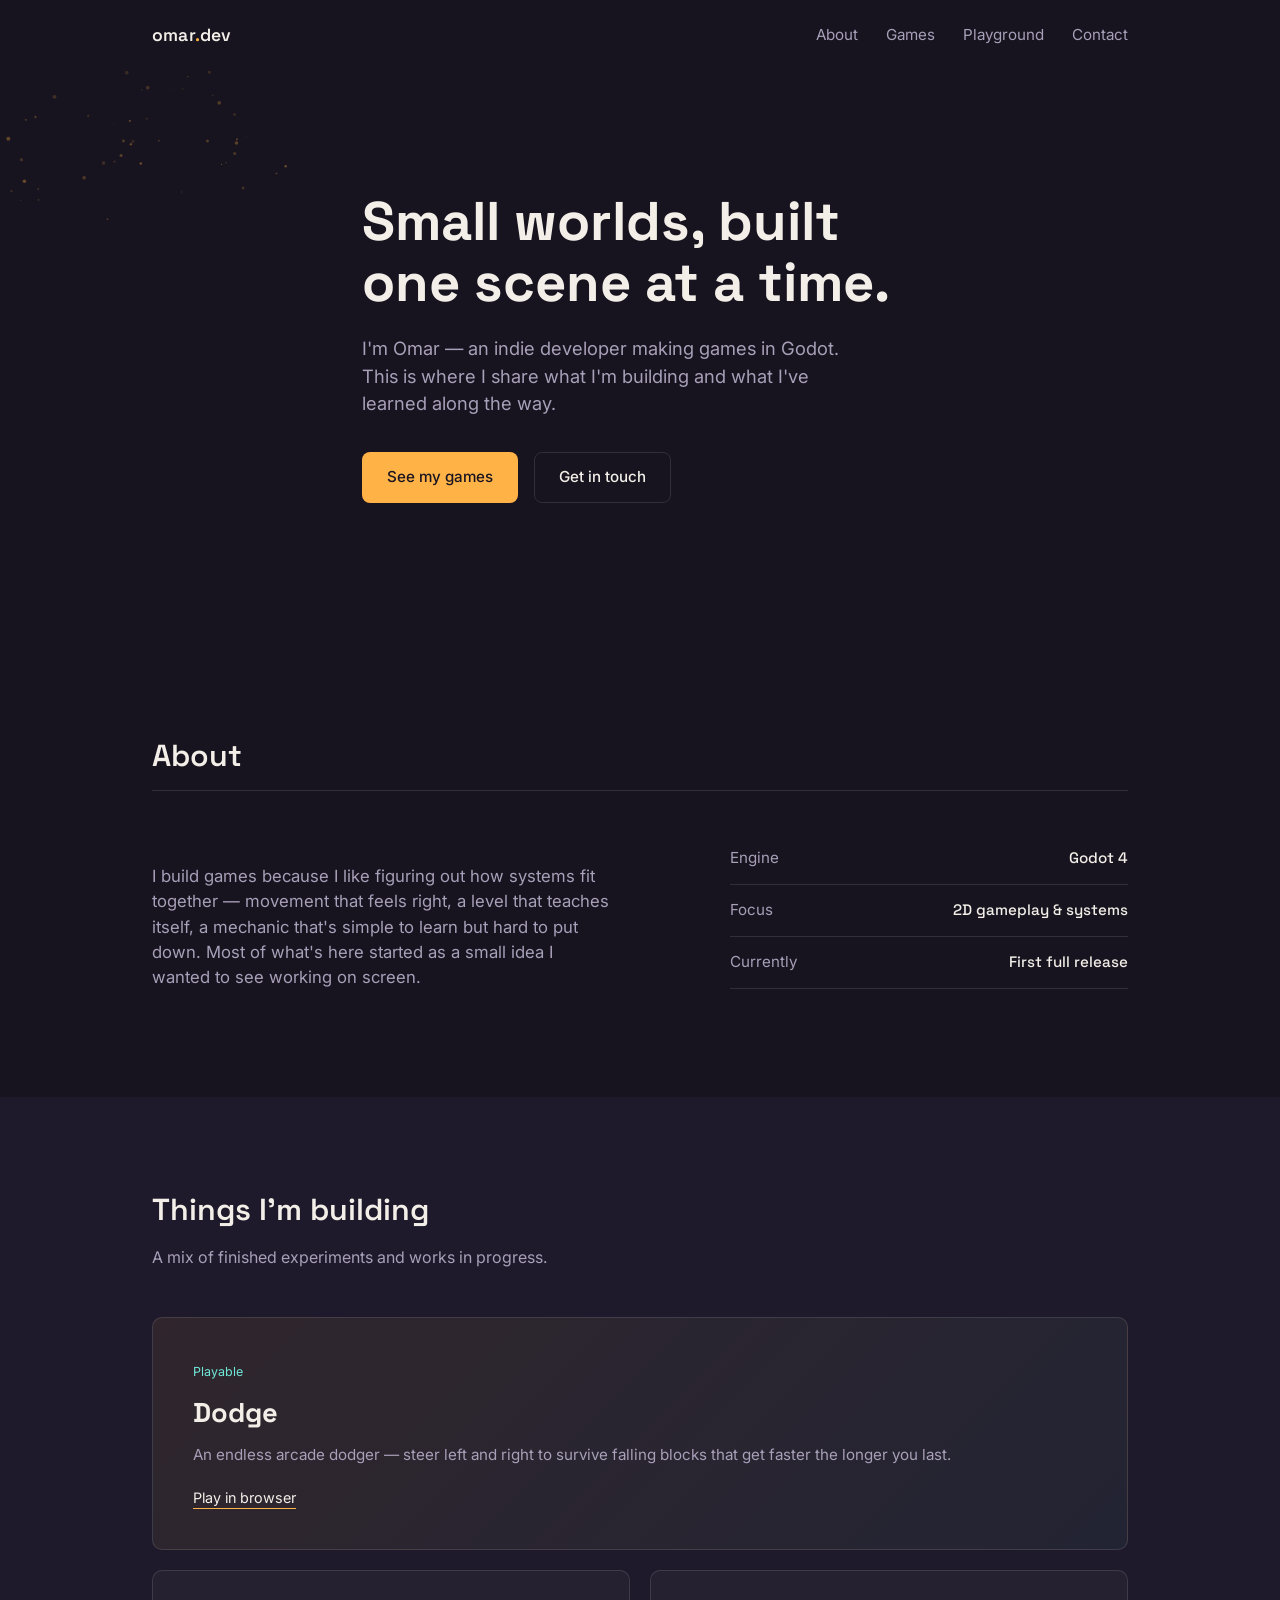
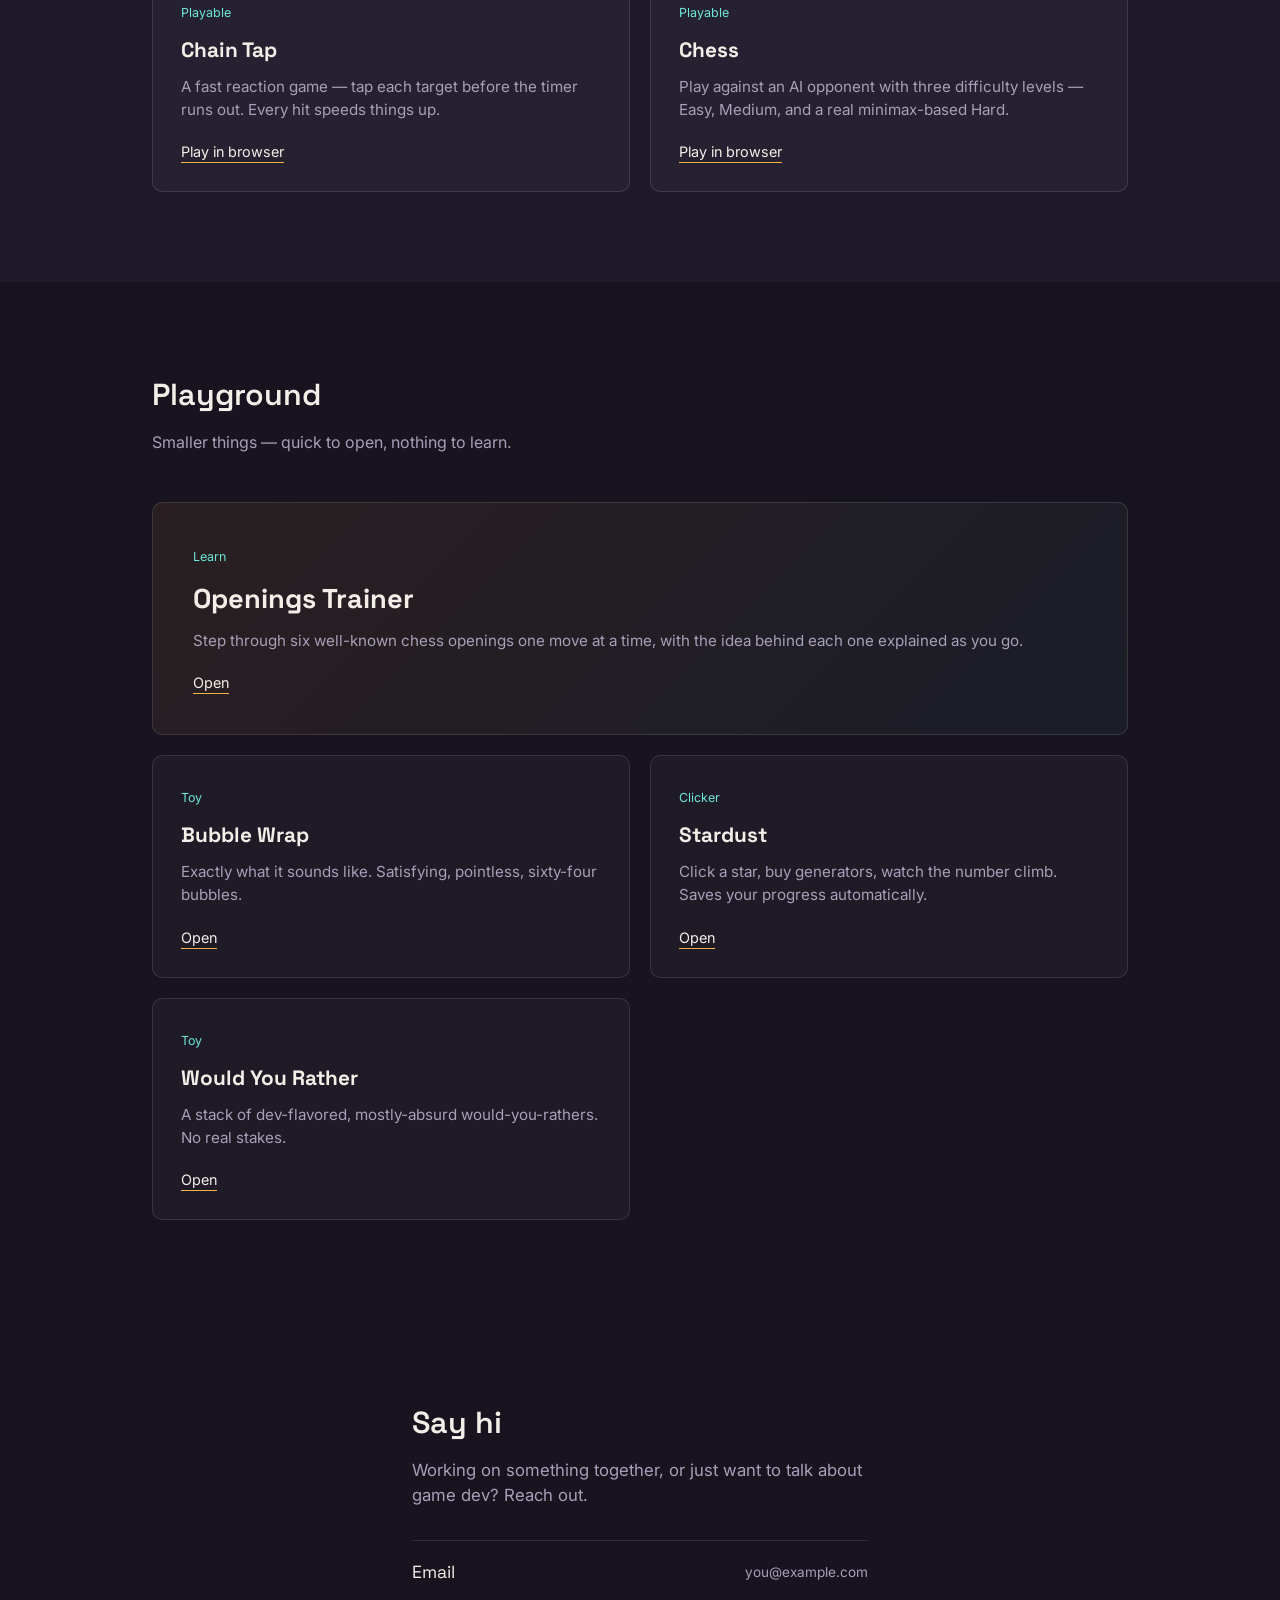
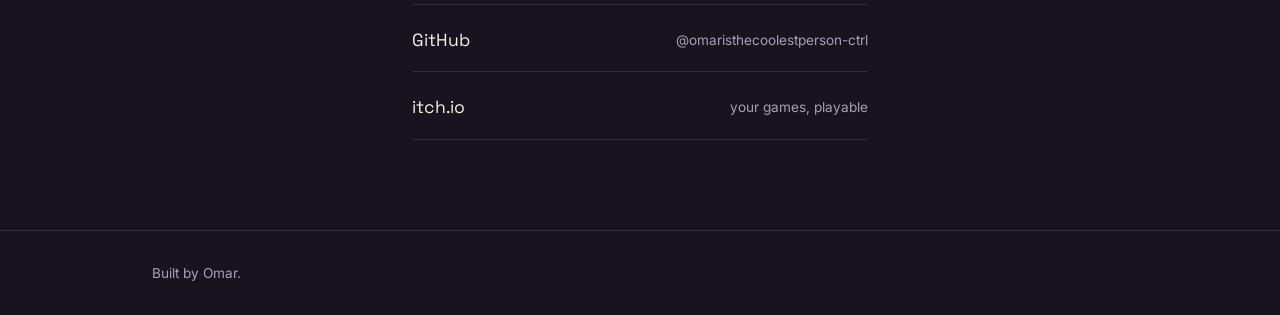
<file: index.html>
<!DOCTYPE html>
<html lang="en">
<head>
<meta charset="UTF-8">
<meta name="viewport" content="width=device-width, initial-scale=1.0">
<title>Omar — Game Developer</title>
<link rel="preconnect" href="https://fonts.googleapis.com">
<link rel="preconnect" href="https://fonts.gstatic.com" crossorigin>
<link href="https://fonts.googleapis.com/css2?family=Space+Grotesk:wght@500;600;700&family=Inter:wght@400;500;600&display=swap" rel="stylesheet">
<style>
  :root {
    --bg: #17131f;
    --bg-alt: #1f1a2b;
    --text: #f3efe8;
    --text-muted: #a89fb8;
    --accent: #ffb347;
    --accent-2: #6ee7d8;
    --line: rgba(243, 239, 232, 0.12);
    --display: 'Space Grotesk', sans-serif;
    --body: 'Inter', sans-serif;
  }

  * { box-sizing: border-box; }

  html {
    scroll-behavior: smooth;
  }

  body {
    margin: 0;
    background: var(--bg);
    color: var(--text);
    font-family: var(--body);
    line-height: 1.5;
  }

  a { color: inherit; }

  .wrap {
    max-width: 1040px;
    margin: 0 auto;
    padding: 0 32px;
  }

  /* ---------- Nav ---------- */

  nav {
    position: sticky;
    top: 0;
    z-index: 10;
    padding: 22px 0;
    background: transparent;
    transition: background 0.3s ease, border-color 0.3s ease;
    border-bottom: 1px solid transparent;
  }

  nav.scrolled {
    background: rgba(23, 19, 31, 0.9);
    backdrop-filter: blur(8px);
    border-bottom: 1px solid var(--line);
  }

  nav .wrap {
    display: flex;
    justify-content: space-between;
    align-items: center;
  }

  .brand {
    font-family: var(--display);
    font-weight: 600;
    font-size: 1.1rem;
    letter-spacing: 0.01em;
  }

  .brand span { color: var(--accent); }

  .nav-links {
    display: flex;
    gap: 28px;
    list-style: none;
    margin: 0;
    padding: 0;
    font-size: 0.95rem;
  }

  .nav-links a {
    text-decoration: none;
    color: var(--text-muted);
    transition: color 0.2s ease;
  }

  .nav-links a:hover { color: var(--text); }

  /* ---------- Hero ---------- */

  .hero {
    position: relative;
    padding: 120px 0 140px;
    overflow: hidden;
  }

  #particles {
    position: absolute;
    inset: 0;
    z-index: 0;
    opacity: 0.5;
  }

  .hero .wrap {
    position: relative;
    z-index: 1;
    max-width: 620px;
  }

  .hero h1 {
    font-family: var(--display);
    font-size: clamp(2.4rem, 5vw, 3.4rem);
    line-height: 1.12;
    font-weight: 700;
    margin: 0 0 22px;
    opacity: 0;
    transform: translateY(14px);
    animation: rise 0.7s ease forwards 0.1s;
  }

  .hero p {
    font-size: 1.15rem;
    color: var(--text-muted);
    margin: 0 0 34px;
    max-width: 480px;
    opacity: 0;
    transform: translateY(14px);
    animation: rise 0.7s ease forwards 0.25s;
  }

  .hero .actions {
    display: flex;
    gap: 16px;
    opacity: 0;
    transform: translateY(14px);
    animation: rise 0.7s ease forwards 0.4s;
  }

  @keyframes rise {
    to { opacity: 1; transform: translateY(0); }
  }

  @media (prefers-reduced-motion: reduce) {
    .hero h1, .hero p, .hero .actions {
      animation: none;
      opacity: 1;
      transform: none;
    }
  }

  .btn {
    display: inline-block;
    padding: 13px 24px;
    border-radius: 8px;
    font-size: 0.95rem;
    font-weight: 500;
    text-decoration: none;
    cursor: pointer;
    border: 1px solid transparent;
  }

  .btn-solid {
    background: var(--accent);
    color: #1a1420;
  }

  .btn-outline {
    border-color: var(--line);
    color: var(--text);
  }

  /* ---------- Section shared ---------- */

  section { padding: 90px 0; }

  section h2 {
    font-family: var(--display);
    font-size: 1.9rem;
    font-weight: 600;
    margin: 0 0 12px;
  }

  .section-intro {
    color: var(--text-muted);
    max-width: 480px;
    margin: 0 0 48px;
  }

  /* ---------- About ---------- */

  .about-grid {
    display: grid;
    grid-template-columns: 1.3fr 1fr;
    gap: 60px;
    border-top: 1px solid var(--line);
    padding-top: 56px;
  }

  .about-grid p {
    color: var(--text-muted);
    font-size: 1.05rem;
    max-width: 460px;
  }

  .facts {
    list-style: none;
    margin: 0;
    padding: 0;
  }

  .facts li {
    display: flex;
    justify-content: space-between;
    padding: 14px 0;
    border-bottom: 1px solid var(--line);
    font-size: 0.95rem;
  }

  .facts li:first-child { padding-top: 0; }

  .facts .k { color: var(--text-muted); }
  .facts .v { font-family: var(--display); font-weight: 500; }

  /* ---------- Games ---------- */

  .games {
    background: var(--bg-alt);
  }

  .game-grid {
    display: grid;
    grid-template-columns: repeat(2, 1fr);
    gap: 20px;
  }

  .game-tile {
    background: rgba(243, 239, 232, 0.03);
    border: 1px solid var(--line);
    border-radius: 10px;
    padding: 28px;
  }

  .game-tile.featured {
    grid-column: span 2;
    padding: 40px;
    background: linear-gradient(135deg, rgba(255,179,71,0.08), rgba(110,231,216,0.05));
  }

  .game-tag {
    display: inline-block;
    font-size: 0.78rem;
    color: var(--accent-2);
    margin-bottom: 12px;
  }

  .game-tile h3 {
    font-family: var(--display);
    font-size: 1.3rem;
    margin: 0 0 10px;
  }

  .featured h3 { font-size: 1.7rem; }

  .game-tile p {
    color: var(--text-muted);
    font-size: 0.95rem;
    margin: 0 0 18px;
  }

  .game-tile a {
    font-size: 0.9rem;
    text-decoration: none;
    color: var(--text);
    border-bottom: 1px solid var(--accent);
    padding-bottom: 2px;
  }

  @media (max-width: 700px) {
    .game-grid { grid-template-columns: 1fr; }
    .game-tile.featured { grid-column: span 1; }
    .about-grid { grid-template-columns: 1fr; }
  }

  /* ---------- Contact ---------- */

  .contact .wrap {
    max-width: 520px;
  }

  .contact p {
    color: var(--text-muted);
    font-size: 1.05rem;
    margin: 0 0 32px;
  }

  .contact-links {
    display: flex;
    flex-direction: column;
    gap: 4px;
  }

  .contact-links a {
    display: flex;
    justify-content: space-between;
    align-items: center;
    padding: 18px 0;
    border-bottom: 1px solid var(--line);
    text-decoration: none;
    font-family: var(--display);
    font-size: 1.1rem;
  }

  .contact-links a:hover { color: var(--accent); }
  .contact-links a:first-child { border-top: 1px solid var(--line); }

  .contact-links small {
    font-family: var(--body);
    color: var(--text-muted);
    font-size: 0.85rem;
  }

  footer {
    padding: 32px 0;
    border-top: 1px solid var(--line);
    color: var(--text-muted);
    font-size: 0.85rem;
  }
</style>
</head>
<body>

<nav id="nav">
  <div class="wrap">
    <div class="brand">omar<span>.</span>dev</div>
    <ul class="nav-links">
      <li><a href="#about">About</a></li>
      <li><a href="#games">Games</a></li>
      <li><a href="#playground">Playground</a></li>
      <li><a href="#contact">Contact</a></li>
    </ul>
  </div>
</nav>

<section class="hero">
  <canvas id="particles"></canvas>
  <div class="wrap">
    <h1>Small worlds, built one scene at a time.</h1>
    <p>I'm Omar — an indie developer making games in Godot. This is where I share what I'm building and what I've learned along the way.</p>
    <div class="actions">
      <a href="#games" class="btn btn-solid">See my games</a>
      <a href="#contact" class="btn btn-outline">Get in touch</a>
    </div>
  </div>
</section>

<section id="about">
  <div class="wrap">
    <h2>About</h2>
    <div class="about-grid">
      <p>
        I build games because I like figuring out how systems fit together — movement that feels right,
        a level that teaches itself, a mechanic that's simple to learn but hard to put down.
        Most of what's here started as a small idea I wanted to see working on screen.
      </p>
      <ul class="facts">
        <li><span class="k">Engine</span><span class="v">Godot 4</span></li>
        <li><span class="k">Focus</span><span class="v">2D gameplay & systems</span></li>
        <li><span class="k">Currently</span><span class="v">First full release</span></li>
      </ul>
    </div>
  </div>
</section>

<section class="games" id="games">
  <div class="wrap">
    <h2>Things I'm building</h2>
    <p class="section-intro">A mix of finished experiments and works in progress.</p>
    <div class="game-grid">
      <div class="game-tile featured">
        <span class="game-tag">Playable</span>
        <h3>Dodge</h3>
        <p>An endless arcade dodger — steer left and right to survive falling blocks that get faster the longer you last.</p>
        <a href="games/dodge.html">Play in browser</a>
      </div>
      <div class="game-tile">
        <span class="game-tag">Playable</span>
        <h3>Chain Tap</h3>
        <p>A fast reaction game — tap each target before the timer runs out. Every hit speeds things up.</p>
        <a href="games/chain-tap.html">Play in browser</a>
      </div>
      <div class="game-tile">
        <span class="game-tag">Playable</span>
        <h3>Chess</h3>
        <p>Play against an AI opponent with three difficulty levels — Easy, Medium, and a real minimax-based Hard.</p>
        <a href="games/chess.html">Play in browser</a>
      </div>
    </div>
  </div>
</section>

<section id="playground">
  <div class="wrap">
    <h2>Playground</h2>
    <p class="section-intro">Smaller things — quick to open, nothing to learn.</p>
    <div class="game-grid">
      <div class="game-tile featured">
        <span class="game-tag">Learn</span>
        <h3>Openings Trainer</h3>
        <p>Step through six well-known chess openings one move at a time, with the idea behind each one explained as you go.</p>
        <a href="games/openings.html">Open</a>
      </div>
      <div class="game-tile">
        <span class="game-tag">Toy</span>
        <h3>Bubble Wrap</h3>
        <p>Exactly what it sounds like. Satisfying, pointless, sixty-four bubbles.</p>
        <a href="games/bubble-wrap.html">Open</a>
      </div>
      <div class="game-tile">
        <span class="game-tag">Clicker</span>
        <h3>Stardust</h3>
        <p>Click a star, buy generators, watch the number climb. Saves your progress automatically.</p>
        <a href="games/stardust.html">Open</a>
      </div>
      <div class="game-tile">
        <span class="game-tag">Toy</span>
        <h3>Would You Rather</h3>
        <p>A stack of dev-flavored, mostly-absurd would-you-rathers. No real stakes.</p>
        <a href="games/would-you-rather.html">Open</a>
      </div>
    </div>
  </div>
</section>

<section class="contact" id="contact">
  <div class="wrap">
    <h2>Say hi</h2>
    <p>Working on something together, or just want to talk about game dev? Reach out.</p>
    <div class="contact-links">
      <a href="mailto:you@example.com">Email <small>you@example.com</small></a>
      <a href="https://github.com/omaristhecoolestperson-ctrl" target="_blank">GitHub <small>@omaristhecoolestperson-ctrl</small></a>
      <a href="#" target="_blank">itch.io <small>your games, playable</small></a>
    </div>
  </div>
</section>

<footer>
  <div class="wrap">
    Built by Omar.
  </div>
</footer>

<script>
  // Nav background on scroll
  const nav = document.getElementById('nav');
  window.addEventListener('scroll', () => {
    nav.classList.toggle('scrolled', window.scrollY > 20);
  });

  // Ambient particle field in the hero (skipped if reduced motion is requested)
  const canvas = document.getElementById('particles');
  const prefersReducedMotion = window.matchMedia('(prefers-reduced-motion: reduce)').matches;

  if (canvas && !prefersReducedMotion) {
    const ctx = canvas.getContext('2d');
    let w, h, particles;

    function resize() {
      w = canvas.width = canvas.offsetWidth;
      h = canvas.height = canvas.offsetHeight;
    }

    function makeParticles() {
      particles = Array.from({ length: 45 }, () => ({
        x: Math.random() * w,
        y: Math.random() * h,
        r: Math.random() * 1.6 + 0.4,
        speed: Math.random() * 0.3 + 0.05,
        alpha: Math.random() * 0.5 + 0.2
      }));
    }

    function draw() {
      ctx.clearRect(0, 0, w, h);
      particles.forEach(p => {
        p.y -= p.speed;
        if (p.y < -10) p.y = h + 10;
        ctx.beginPath();
        ctx.arc(p.x, p.y, p.r, 0, Math.PI * 2);
        ctx.fillStyle = `rgba(255, 179, 71, ${p.alpha})`;
        ctx.fill();
      });
      requestAnimationFrame(draw);
    }

    window.addEventListener('resize', () => { resize(); makeParticles(); });
    resize();
    makeParticles();
    draw();
  }
</script>

</body>
</html>
</file>
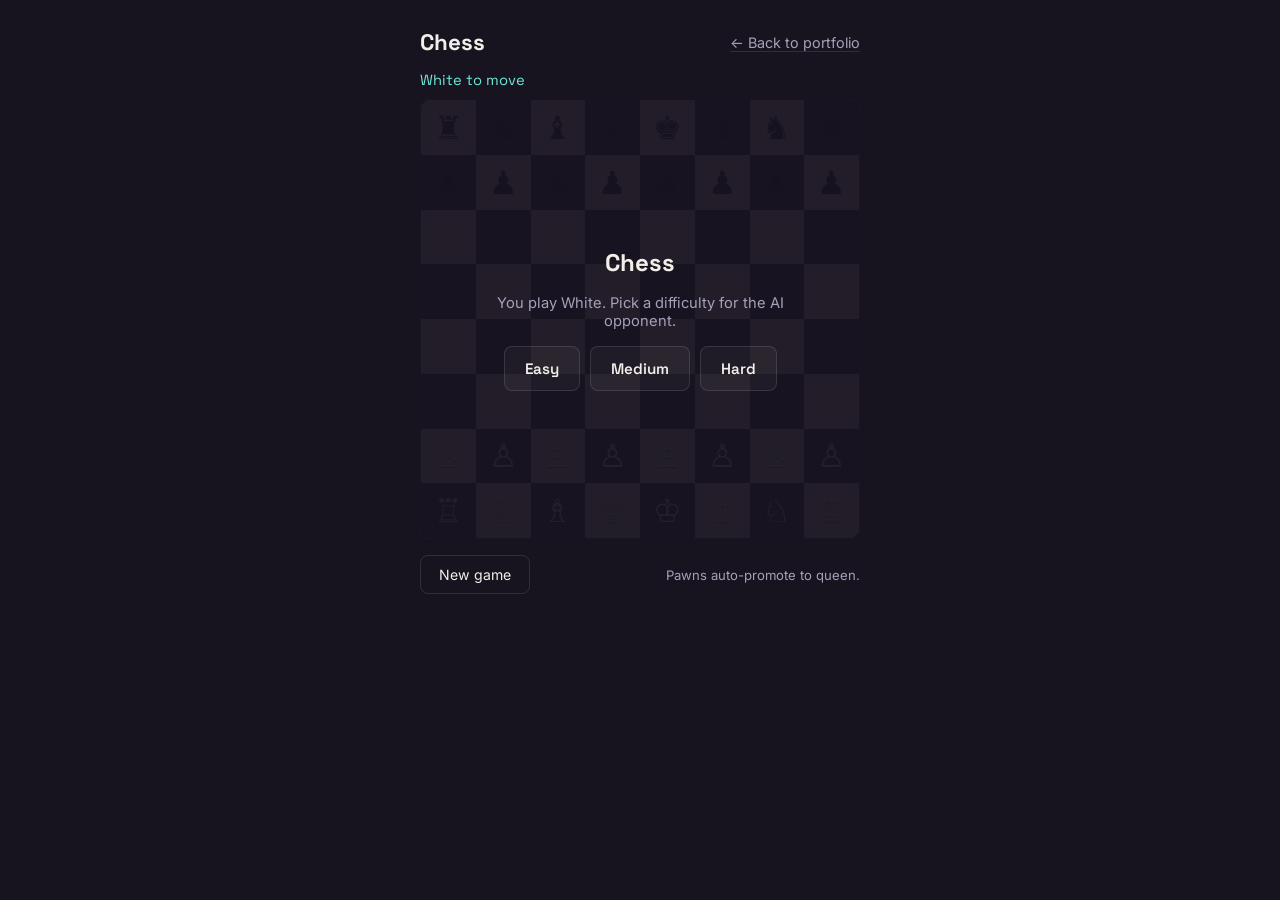
<file: chess.html>
<!DOCTYPE html>
<html lang="en">
<head>
<meta charset="UTF-8">
<meta name="viewport" content="width=device-width, initial-scale=1.0">
<title>Chess — Omar</title>
<link rel="preconnect" href="https://fonts.googleapis.com">
<link href="https://fonts.googleapis.com/css2?family=Space+Grotesk:wght@600;700&family=Inter:wght@400;500&display=swap" rel="stylesheet">
<style>
  :root {
    --bg: #17131f;
    --text: #f3efe8;
    --text-muted: #a89fb8;
    --accent: #ffb347;
    --accent-2: #6ee7d8;
    --line: rgba(243, 239, 232, 0.12);
    --light-sq: #ded3c4;
    --dark-sq: #2a2438;
  }
  * { box-sizing: border-box; }
  body {
    margin: 0;
    background: var(--bg);
    color: var(--text);
    font-family: 'Inter', sans-serif;
    min-height: 100vh;
    display: flex;
    flex-direction: column;
    align-items: center;
    padding: 28px 16px 40px;
  }
  .top {
    width: 440px;
    max-width: 100%;
    display: flex;
    justify-content: space-between;
    align-items: center;
    margin-bottom: 14px;
  }
  a.back {
    color: var(--text-muted);
    text-decoration: none;
    font-size: 0.9rem;
    border-bottom: 1px solid var(--line);
  }
  a.back:hover { color: var(--text); }
  h1 {
    font-family: 'Space Grotesk', sans-serif;
    font-size: 1.4rem;
    margin: 0;
  }

  .hud {
    width: 440px;
    max-width: 100%;
    display: flex;
    justify-content: space-between;
    align-items: center;
    margin-bottom: 10px;
    font-size: 0.92rem;
  }
  #status { font-family: 'Space Grotesk', sans-serif; color: var(--accent-2); }
  #status.check { color: #ff8b8b; }
  #status.over { color: var(--accent); }
  #diffLabel { color: var(--text-muted); }

  .board-wrap {
    position: relative;
    width: 440px;
    max-width: 100%;
  }

  #board {
    display: grid;
    grid-template-columns: repeat(8, 1fr);
    grid-template-rows: repeat(8, 1fr);
    width: 100%;
    aspect-ratio: 1 / 1;
    border-radius: 10px;
    overflow: hidden;
    border: 1px solid var(--line);
  }

  .sq {
    position: relative;
    display: flex;
    align-items: center;
    justify-content: center;
    font-size: clamp(1.4rem, 4.2vw, 2rem);
    cursor: pointer;
    user-select: none;
  }
  .sq.light { background: var(--light-sq); }
  .sq.dark { background: var(--dark-sq); }

  .sq.selected::after {
    content: "";
    position: absolute;
    inset: 3px;
    border: 2px solid var(--accent);
    border-radius: 4px;
    pointer-events: none;
  }
  .sq.last::after {
    content: "";
    position: absolute;
    inset: 0;
    background: rgba(255, 179, 71, 0.22);
    pointer-events: none;
  }
  .sq.check::after {
    content: "";
    position: absolute;
    inset: 0;
    background: rgba(255, 90, 90, 0.35);
    pointer-events: none;
  }
  .sq .dot {
    position: absolute;
    width: 26%;
    height: 26%;
    border-radius: 50%;
    background: rgba(30, 22, 20, 0.35);
    pointer-events: none;
  }
  .sq .ring {
    position: absolute;
    inset: 8%;
    border: 3px solid rgba(30, 22, 20, 0.45);
    border-radius: 50%;
    pointer-events: none;
  }
  .piece-w { color: #f7f4ee; text-shadow: 0 1px 1px rgba(0,0,0,0.5); }
  .piece-b { color: #17131f; }

  .controls {
    width: 440px;
    max-width: 100%;
    display: flex;
    justify-content: space-between;
    align-items: center;
    margin-top: 16px;
  }
  button.small {
    padding: 10px 18px;
    background: transparent;
    border: 1px solid var(--line);
    color: var(--text);
    border-radius: 8px;
    font-family: 'Inter', sans-serif;
    font-size: 0.88rem;
    cursor: pointer;
  }
  button.small:hover { border-color: var(--accent); }

  #overlay {
    position: absolute;
    inset: 0;
    background: rgba(23, 19, 31, 0.94);
    border-radius: 10px;
    display: flex;
    flex-direction: column;
    align-items: center;
    justify-content: center;
    gap: 16px;
    text-align: center;
    padding: 24px;
    z-index: 5;
  }
  #overlay.hidden { display: none; }
  #overlay h2 {
    font-family: 'Space Grotesk', sans-serif;
    margin: 0;
  }
  #overlay p {
    color: var(--text-muted);
    margin: 0;
    max-width: 320px;
    font-size: 0.92rem;
  }
  .diff-row {
    display: flex;
    gap: 10px;
    flex-wrap: wrap;
    justify-content: center;
  }
  button.diff {
    padding: 12px 20px;
    border-radius: 8px;
    border: 1px solid var(--line);
    background: rgba(243,239,232,0.04);
    color: var(--text);
    font-family: 'Space Grotesk', sans-serif;
    font-weight: 600;
    font-size: 0.95rem;
    cursor: pointer;
  }
  button.diff:hover { border-color: var(--accent); color: var(--accent); }

  .hint {
    color: var(--text-muted);
    font-size: 0.82rem;
    margin-top: 14px;
    text-align: center;
    max-width: 440px;
  }
</style>
</head>
<body>

<div class="top">
  <h1>Chess</h1>
  <a class="back" href="../index.html">&larr; Back to portfolio</a>
</div>

<div class="hud">
  <div id="status">White to move</div>
  <div id="diffLabel"></div>
</div>

<div class="board-wrap">
  <div id="board"></div>
  <div id="overlay">
    <h2>Chess</h2>
    <p>You play White. Pick a difficulty for the AI opponent.</p>
    <div class="diff-row">
      <button class="diff" data-diff="easy">Easy</button>
      <button class="diff" data-diff="medium">Medium</button>
      <button class="diff" data-diff="hard">Hard</button>
    </div>
  </div>
</div>

<div class="controls">
  <button class="small" id="newGameBtn">New game</button>
  <span class="hint" style="margin:0;">Pawns auto-promote to queen.</span>
</div>

<script>
/* ================= Chess engine (tested separately with perft against known
   standard positions: depth 1 = 20, depth 2 = 400, depth 3 = 8902, all match) ================= */

function initialState() {
  const board = new Array(8).fill(null).map(() => new Array(8).fill(null));
  const back = ['r','n','b','q','k','b','n','r'];
  for (let c = 0; c < 8; c++) {
    board[0][c] = { type: back[c], color: 'b' };
    board[1][c] = { type: 'p', color: 'b' };
    board[6][c] = { type: 'p', color: 'w' };
    board[7][c] = { type: back[c], color: 'w' };
  }
  return {
    board,
    turn: 'w',
    castling: { wK: true, wQ: true, bK: true, bQ: true },
    enPassant: null,
  };
}

function cloneState(state) {
  return {
    board: state.board.map(row => row.map(cell => cell ? { ...cell } : null)),
    turn: state.turn,
    castling: { ...state.castling },
    enPassant: state.enPassant ? { ...state.enPassant } : null,
  };
}

function inBounds(r, c) { return r >= 0 && r < 8 && c >= 0 && c < 8; }
function opponent(color) { return color === 'w' ? 'b' : 'w'; }

const DIRS = {
  b: [[-1,-1],[-1,1],[1,-1],[1,1]],
  r: [[-1,0],[1,0],[0,-1],[0,1]],
  q: [[-1,-1],[-1,1],[1,-1],[1,1],[-1,0],[1,0],[0,-1],[0,1]],
};
const KNIGHT_OFFSETS = [[-2,-1],[-2,1],[-1,-2],[-1,2],[1,-2],[1,2],[2,-1],[2,1]];

function pseudoMoves(state, r, c) {
  const board = state.board;
  const piece = board[r][c];
  if (!piece) return [];
  const moves = [];
  const color = piece.color;

  if (piece.type === 'p') {
    const dir = color === 'w' ? -1 : 1;
    const startRow = color === 'w' ? 6 : 1;
    const promoRow = color === 'w' ? 0 : 7;
    if (inBounds(r + dir, c) && !board[r + dir][c]) {
      moves.push({ from: {r,c}, to: {r: r+dir, c}, promotion: (r+dir === promoRow) ? 'q' : null });
      if (r === startRow && !board[r + 2*dir][c]) {
        moves.push({ from: {r,c}, to: {r: r+2*dir, c}, doubleStep: true });
      }
    }
    for (const dc of [-1, 1]) {
      const nr = r + dir, nc = c + dc;
      if (!inBounds(nr, nc)) continue;
      const target = board[nr][nc];
      if (target && target.color !== color) {
        moves.push({ from: {r,c}, to: {r: nr, c: nc}, capture: true, promotion: (nr === promoRow) ? 'q' : null });
      } else if (!target && state.enPassant && state.enPassant.r === nr && state.enPassant.c === nc) {
        moves.push({ from: {r,c}, to: {r: nr, c: nc}, enPassant: true, capture: true });
      }
    }
  } else if (piece.type === 'n') {
    for (const [dr,dc] of KNIGHT_OFFSETS) {
      const nr = r+dr, nc = c+dc;
      if (!inBounds(nr,nc)) continue;
      const target = board[nr][nc];
      if (!target || target.color !== color) moves.push({ from:{r,c}, to:{r:nr,c:nc}, capture: !!target });
    }
  } else if (piece.type === 'k') {
    for (let dr=-1; dr<=1; dr++) for (let dc=-1; dc<=1; dc++) {
      if (dr===0 && dc===0) continue;
      const nr=r+dr, nc=c+dc;
      if (!inBounds(nr,nc)) continue;
      const target = board[nr][nc];
      if (!target || target.color !== color) moves.push({ from:{r,c}, to:{r:nr,c:nc}, capture: !!target });
    }
    const rights = state.castling;
    const row = color === 'w' ? 7 : 0;
    if (r === row && c === 4) {
      const kSide = color === 'w' ? rights.wK : rights.bK;
      const qSide = color === 'w' ? rights.wQ : rights.bQ;
      if (kSide && !board[row][5] && !board[row][6] && board[row][7] && board[row][7].type === 'r') {
        if (!isAttacked(state, row, 4, opponent(color)) &&
            !isAttacked(state, row, 5, opponent(color)) &&
            !isAttacked(state, row, 6, opponent(color))) {
          moves.push({ from:{r,c}, to:{r:row,c:6}, castle: 'king' });
        }
      }
      if (qSide && !board[row][3] && !board[row][2] && !board[row][1] && board[row][0] && board[row][0].type === 'r') {
        if (!isAttacked(state, row, 4, opponent(color)) &&
            !isAttacked(state, row, 3, opponent(color)) &&
            !isAttacked(state, row, 2, opponent(color))) {
          moves.push({ from:{r,c}, to:{r:row,c:2}, castle: 'queen' });
        }
      }
    }
  } else {
    const dirs = DIRS[piece.type];
    for (const [dr,dc] of dirs) {
      let nr = r+dr, nc = c+dc;
      while (inBounds(nr,nc)) {
        const target = board[nr][nc];
        if (!target) {
          moves.push({ from:{r,c}, to:{r:nr,c:nc} });
        } else {
          if (target.color !== color) moves.push({ from:{r,c}, to:{r:nr,c:nc}, capture: true });
          break;
        }
        nr += dr; nc += dc;
      }
    }
  }
  return moves;
}

function isAttacked(state, r, c, byColor) {
  const board = state.board;
  const pawnDir = byColor === 'w' ? 1 : -1;
  for (const dc of [-1,1]) {
    const pr = r + pawnDir, pc = c + dc;
    if (inBounds(pr,pc)) {
      const p = board[pr][pc];
      if (p && p.color === byColor && p.type === 'p') return true;
    }
  }
  for (const [dr,dc] of KNIGHT_OFFSETS) {
    const nr=r+dr, nc=c+dc;
    if (inBounds(nr,nc)) {
      const p = board[nr][nc];
      if (p && p.color === byColor && p.type === 'n') return true;
    }
  }
  for (let dr=-1; dr<=1; dr++) for (let dc=-1; dc<=1; dc++) {
    if (dr===0 && dc===0) continue;
    const nr=r+dr, nc=c+dc;
    if (inBounds(nr,nc)) {
      const p = board[nr][nc];
      if (p && p.color === byColor && p.type === 'k') return true;
    }
  }
  for (const [dr,dc] of DIRS.b) {
    let nr=r+dr, nc=c+dc;
    while (inBounds(nr,nc)) {
      const p = board[nr][nc];
      if (p) {
        if (p.color === byColor && (p.type === 'b' || p.type === 'q')) return true;
        break;
      }
      nr+=dr; nc+=dc;
    }
  }
  for (const [dr,dc] of DIRS.r) {
    let nr=r+dr, nc=c+dc;
    while (inBounds(nr,nc)) {
      const p = board[nr][nc];
      if (p) {
        if (p.color === byColor && (p.type === 'r' || p.type === 'q')) return true;
        break;
      }
      nr+=dr; nc+=dc;
    }
  }
  return false;
}

function findKing(state, color) {
  for (let r=0;r<8;r++) for (let c=0;c<8;c++) {
    const p = state.board[r][c];
    if (p && p.color === color && p.type === 'k') return {r,c};
  }
  return null;
}

function isInCheck(state, color) {
  const k = findKing(state, color);
  if (!k) return false;
  return isAttacked(state, k.r, k.c, opponent(color));
}

function applyMove(state, move) {
  const board = state.board;
  const piece = board[move.from.r][move.from.c];
  const color = piece.color;
  let newEnPassant = null;

  if (move.enPassant) {
    board[move.from.r][move.to.c] = null;
  }

  board[move.to.r][move.to.c] = { ...piece };
  board[move.from.r][move.from.c] = null;

  if (move.promotion) {
    board[move.to.r][move.to.c].type = move.promotion;
  }

  if (move.doubleStep) {
    const dir = color === 'w' ? -1 : 1;
    newEnPassant = { r: move.from.r + dir, c: move.from.c };
  }

  if (move.castle === 'king') {
    const row = move.from.r;
    board[row][5] = board[row][7];
    board[row][7] = null;
  } else if (move.castle === 'queen') {
    const row = move.from.r;
    board[row][3] = board[row][0];
    board[row][0] = null;
  }

  if (piece.type === 'k') {
    if (color === 'w') { state.castling.wK = false; state.castling.wQ = false; }
    else { state.castling.bK = false; state.castling.bQ = false; }
  }
  if (piece.type === 'r') {
    if (color === 'w' && move.from.r === 7 && move.from.c === 0) state.castling.wQ = false;
    if (color === 'w' && move.from.r === 7 && move.from.c === 7) state.castling.wK = false;
    if (color === 'b' && move.from.r === 0 && move.from.c === 0) state.castling.bQ = false;
    if (color === 'b' && move.from.r === 0 && move.from.c === 7) state.castling.bK = false;
  }
  if (move.to.r === 7 && move.to.c === 0) state.castling.wQ = false;
  if (move.to.r === 7 && move.to.c === 7) state.castling.wK = false;
  if (move.to.r === 0 && move.to.c === 0) state.castling.bQ = false;
  if (move.to.r === 0 && move.to.c === 7) state.castling.bK = false;

  state.enPassant = newEnPassant;
  state.turn = opponent(color);
  return state;
}

function legalMoves(state, color) {
  const result = [];
  for (let r=0;r<8;r++) for (let c=0;c<8;c++) {
    const p = state.board[r][c];
    if (!p || p.color !== color) continue;
    const moves = pseudoMoves(state, r, c);
    for (const m of moves) {
      const trial = cloneState(state);
      applyMove(trial, m);
      if (!isInCheck(trial, color)) {
        result.push(m);
      }
    }
  }
  return result;
}

function gameStatus(state, color) {
  const moves = legalMoves(state, color);
  if (moves.length === 0) {
    return isInCheck(state, color) ? 'checkmate' : 'stalemate';
  }
  return isInCheck(state, color) ? 'check' : 'ongoing';
}

const PIECE_VALUE = { p: 100, n: 320, b: 330, r: 500, q: 900, k: 20000 };
const CENTER_BONUS = [
  [0,0,0,0,0,0,0,0],
  [0,1,1,1,1,1,1,0],
  [0,1,2,2,2,2,1,0],
  [0,1,2,3,3,2,1,0],
  [0,1,2,3,3,2,1,0],
  [0,1,2,2,2,2,1,0],
  [0,1,1,1,1,1,1,0],
  [0,0,0,0,0,0,0,0],
];

function evaluate(state) {
  let score = 0;
  for (let r=0;r<8;r++) for (let c=0;c<8;c++) {
    const p = state.board[r][c];
    if (!p) continue;
    let val = PIECE_VALUE[p.type] + CENTER_BONUS[r][c] * (p.type === 'p' || p.type === 'n' ? 3 : 1);
    score += p.color === 'w' ? val : -val;
  }
  return score;
}

function minimax(state, depth, alpha, beta, color) {
  const status = gameStatus(state, color);
  if (status === 'checkmate') return color === 'w' ? -100000 - depth : 100000 + depth;
  if (status === 'stalemate') return 0;
  if (depth === 0) return evaluate(state);

  const moves = legalMoves(state, color);
  if (color === 'w') {
    let best = -Infinity;
    for (const m of moves) {
      const next = cloneState(state);
      applyMove(next, m);
      const val = minimax(next, depth - 1, alpha, beta, 'b');
      best = Math.max(best, val);
      alpha = Math.max(alpha, val);
      if (beta <= alpha) break;
    }
    return best;
  } else {
    let best = Infinity;
    for (const m of moves) {
      const next = cloneState(state);
      applyMove(next, m);
      const val = minimax(next, depth - 1, alpha, beta, 'w');
      best = Math.min(best, val);
      beta = Math.min(beta, val);
      if (beta <= alpha) break;
    }
    return best;
  }
}

function pickAIMove(state, color, difficulty) {
  const moves = legalMoves(state, color);
  if (moves.length === 0) return null;

  if (difficulty === 'easy') {
    if (Math.random() < 0.35) {
      return moves[Math.floor(Math.random() * moves.length)];
    }
    difficulty = 'medium-ish-fallback';
  }

  if (difficulty === 'medium' || difficulty === 'medium-ish-fallback') {
    let scored = moves.map(m => {
      const next = cloneState(state);
      applyMove(next, m);
      return { m, score: evaluate(next) };
    });
    scored.sort((a, b) => color === 'w' ? b.score - a.score : a.score - b.score);
    const topN = Math.max(1, Math.ceil(scored.length * 0.25));
    const pick = scored[Math.floor(Math.random() * topN)];
    return pick.m;
  }

  const depth = 2;
  let bestMove = null;
  let bestScore = color === 'w' ? -Infinity : Infinity;
  for (const m of moves) {
    const next = cloneState(state);
    applyMove(next, m);
    const val = minimax(next, depth, -Infinity, Infinity, opponent(color));
    if (color === 'w' ? val > bestScore : val < bestScore) {
      bestScore = val;
      bestMove = m;
    }
  }
  return bestMove;
}

/* ================= UI ================= */

const PIECE_GLYPH = {
  w: { k: '\u2654', q: '\u2655', r: '\u2656', b: '\u2657', n: '\u2658', p: '\u2659' },
  b: { k: '\u265A', q: '\u265B', r: '\u265C', b: '\u265D', n: '\u265E', p: '\u265F' },
};

const boardEl = document.getElementById('board');
const statusEl = document.getElementById('status');
const diffLabelEl = document.getElementById('diffLabel');
const overlay = document.getElementById('overlay');
const newGameBtn = document.getElementById('newGameBtn');

let state = initialState();
let difficulty = 'medium';
let selected = null;
let selectedMoves = [];
let lastMove = null;
let playerColor = 'w';
let aiColor = 'b';
let locked = false; // true while it's the AI's turn / game over

document.querySelectorAll('.diff').forEach(btn => {
  btn.addEventListener('click', () => {
    difficulty = btn.dataset.diff;
    diffLabelEl.textContent = 'Difficulty: ' + difficulty[0].toUpperCase() + difficulty.slice(1);
    overlay.classList.add('hidden');
    state = initialState();
    selected = null; selectedMoves = []; lastMove = null; locked = false;
    render();
  });
});

newGameBtn.addEventListener('click', () => {
  overlay.classList.remove('hidden');
});

function squareKey(r,c) { return r + '_' + c; }

function render() {
  boardEl.innerHTML = '';
  const status = gameStatus(state, state.turn);
  const kingPos = status === 'check' || status === 'checkmate' ? findKing(state, state.turn) : null;

  for (let r = 0; r < 8; r++) {
    for (let c = 0; c < 8; c++) {
      const sq = document.createElement('div');
      sq.className = 'sq ' + ((r + c) % 2 === 0 ? 'light' : 'dark');
      sq.dataset.r = r; sq.dataset.c = c;

      if (lastMove && ((lastMove.from.r===r && lastMove.from.c===c) || (lastMove.to.r===r && lastMove.to.c===c))) {
        sq.classList.add('last');
      }
      if (selected && selected.r === r && selected.c === c) sq.classList.add('selected');
      if (kingPos && kingPos.r === r && kingPos.c === c) sq.classList.add('check');

      const piece = state.board[r][c];
      if (piece) {
        const span = document.createElement('span');
        span.textContent = PIECE_GLYPH[piece.color][piece.type];
        span.className = piece.color === 'w' ? 'piece-w' : 'piece-b';
        sq.appendChild(span);
      }

      const moveHere = selectedMoves.find(m => m.to.r === r && m.to.c === c);
      if (moveHere) {
        const marker = document.createElement('div');
        marker.className = moveHere.capture ? 'ring' : 'dot';
        sq.appendChild(marker);
      }

      sq.addEventListener('click', () => onSquareClick(r, c));
      boardEl.appendChild(sq);
    }
  }

  updateStatusText();
}

function updateStatusText(thinking) {
  statusEl.classList.remove('check', 'over');
  if (thinking) {
    statusEl.textContent = 'Black is thinking...';
    return;
  }
  const status = gameStatus(state, state.turn);
  const who = state.turn === 'w' ? 'White' : 'Black';
  if (status === 'checkmate') {
    const winner = state.turn === 'w' ? 'Black' : 'White';
    statusEl.textContent = 'Checkmate — ' + winner + ' wins';
    statusEl.classList.add('over');
    locked = true;
  } else if (status === 'stalemate') {
    statusEl.textContent = 'Stalemate — draw';
    statusEl.classList.add('over');
    locked = true;
  } else if (status === 'check') {
    statusEl.textContent = who + ' is in check';
    statusEl.classList.add('check');
  } else {
    statusEl.textContent = who + ' to move';
  }
}

function onSquareClick(r, c) {
  if (locked || state.turn !== playerColor) return;

  const piece = state.board[r][c];

  if (selected) {
    const move = selectedMoves.find(m => m.to.r === r && m.to.c === c);
    if (move) {
      doMove(move);
      return;
    }
  }

  if (piece && piece.color === playerColor) {
    selected = { r, c };
    const all = legalMoves(state, playerColor);
    selectedMoves = all.filter(m => m.from.r === r && m.from.c === c);
  } else {
    selected = null;
    selectedMoves = [];
  }
  render();
}

function doMove(move) {
  applyMove(state, move);
  lastMove = move;
  selected = null;
  selectedMoves = [];
  render();

  const status = gameStatus(state, state.turn);
  if (status === 'checkmate' || status === 'stalemate') return;

  if (state.turn === aiColor) {
    locked = true;
    updateStatusText(true);
    setTimeout(() => {
      const aiMove = pickAIMove(state, aiColor, difficulty);
      if (aiMove) {
        applyMove(state, aiMove);
        lastMove = aiMove;
      }
      locked = false;
      render();
    }, 450);
  }
}

render();
</script>

</body>
</html>
</file>
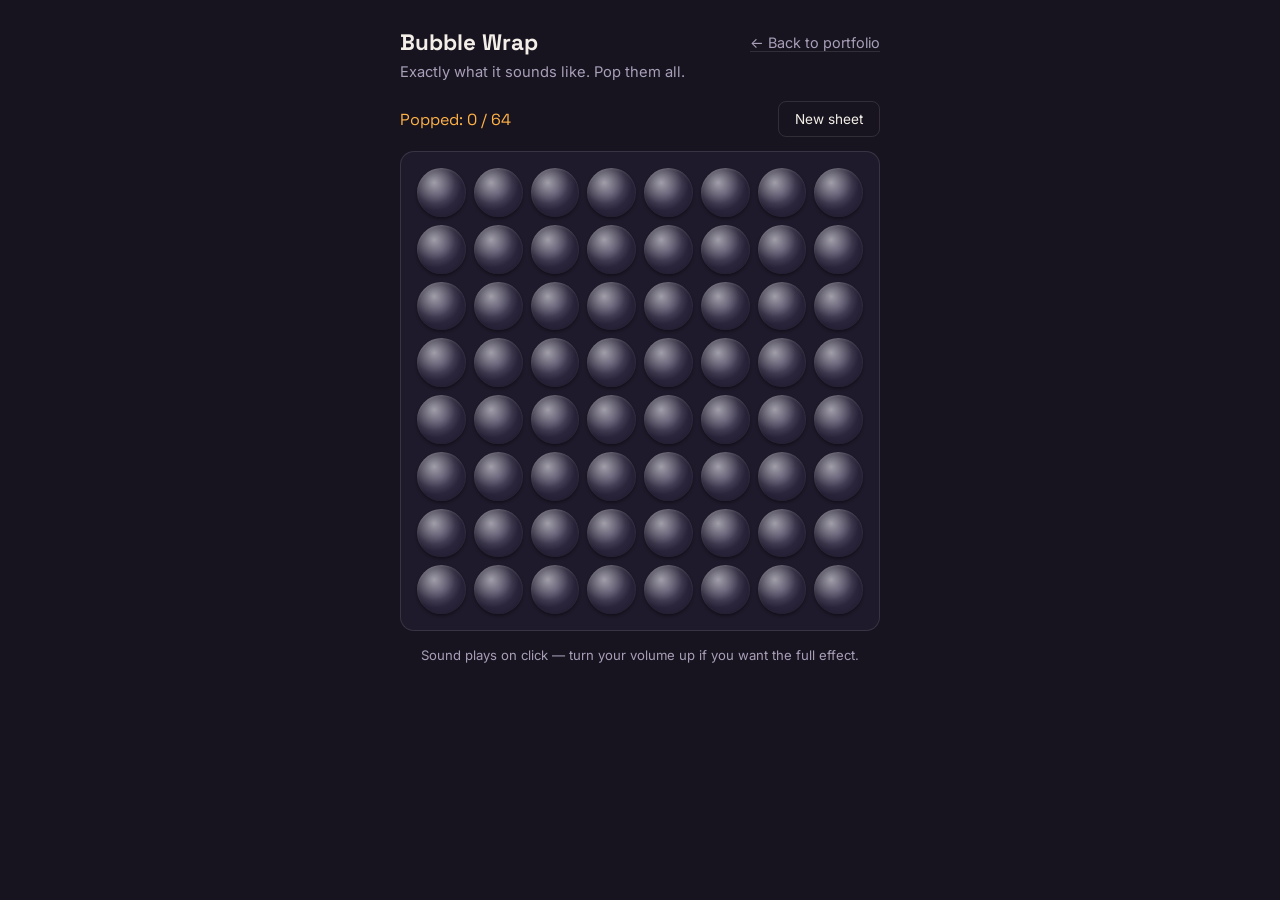
<file: games/bubble-wrap.html>
<!DOCTYPE html>
<html lang="en">
<head>
<meta charset="UTF-8">
<meta name="viewport" content="width=device-width, initial-scale=1.0">
<title>Bubble Wrap — Omar</title>
<link rel="preconnect" href="https://fonts.googleapis.com">
<link href="https://fonts.googleapis.com/css2?family=Space+Grotesk:wght@600;700&family=Inter:wght@400;500&display=swap" rel="stylesheet">
<style>
  :root {
    --bg: #17131f;
    --text: #f3efe8;
    --text-muted: #a89fb8;
    --accent: #ffb347;
    --accent-2: #6ee7d8;
    --line: rgba(243, 239, 232, 0.12);
  }
  * { box-sizing: border-box; }
  body {
    margin: 0;
    background: var(--bg);
    color: var(--text);
    font-family: 'Inter', sans-serif;
    min-height: 100vh;
    display: flex;
    flex-direction: column;
    align-items: center;
    padding: 28px 16px 50px;
  }
  .top {
    width: 480px;
    max-width: 100%;
    display: flex;
    justify-content: space-between;
    align-items: center;
    margin-bottom: 6px;
  }
  a.back {
    color: var(--text-muted);
    text-decoration: none;
    font-size: 0.9rem;
    border-bottom: 1px solid var(--line);
  }
  a.back:hover { color: var(--text); }
  h1 {
    font-family: 'Space Grotesk', sans-serif;
    font-size: 1.4rem;
    margin: 0;
  }
  p.sub {
    width: 480px;
    max-width: 100%;
    color: var(--text-muted);
    font-size: 0.92rem;
    margin: 0 0 20px;
  }

  .hud {
    width: 480px;
    max-width: 100%;
    display: flex;
    justify-content: space-between;
    align-items: center;
    margin-bottom: 14px;
    font-family: 'Space Grotesk', sans-serif;
  }
  #count { color: var(--accent); }
  button.small {
    padding: 9px 16px;
    background: transparent;
    border: 1px solid var(--line);
    color: var(--text);
    border-radius: 8px;
    font-family: 'Inter', sans-serif;
    font-size: 0.85rem;
    cursor: pointer;
  }
  button.small:hover { border-color: var(--accent); }

  #sheet {
    width: 480px;
    max-width: 100%;
    background: #1f1a2b;
    border: 1px solid var(--line);
    border-radius: 14px;
    padding: 16px;
    display: grid;
    grid-template-columns: repeat(8, 1fr);
    gap: 8px;
  }

  .bubble {
    aspect-ratio: 1 / 1;
    border-radius: 50%;
    background:
      radial-gradient(circle at 35% 30%, rgba(255,255,255,0.55), rgba(255,255,255,0.08) 45%, transparent 60%),
      radial-gradient(circle at center, #3a3350, #241f33 70%);
    box-shadow: 0 2px 3px rgba(0,0,0,0.4), inset 0 1px 2px rgba(255,255,255,0.15);
    cursor: pointer;
    transition: transform 0.06s ease;
  }

  .bubble:active { transform: scale(0.9); }

  .bubble.popped {
    background: radial-gradient(circle at center, #1a1625, #14111e 70%);
    box-shadow: inset 0 2px 4px rgba(0,0,0,0.6);
    cursor: default;
    animation: pop 0.18s ease;
  }

  @keyframes pop {
    0% { transform: scale(1); }
    40% { transform: scale(0.78); }
    100% { transform: scale(1); }
  }

  .hint {
    color: var(--text-muted);
    font-size: 0.82rem;
    margin-top: 16px;
    text-align: center;
  }
</style>
</head>
<body>

<div class="top">
  <h1>Bubble Wrap</h1>
  <a class="back" href="../index.html">&larr; Back to portfolio</a>
</div>
<p class="sub">Exactly what it sounds like. Pop them all.</p>

<div class="hud">
  <div id="count">Popped: 0 / 64</div>
  <button class="small" id="resetBtn">New sheet</button>
</div>

<div id="sheet"></div>

<div class="hint">Sound plays on click — turn your volume up if you want the full effect.</div>

<script>
const sheet = document.getElementById('sheet');
const countEl = document.getElementById('count');
const resetBtn = document.getElementById('resetBtn');
const TOTAL = 64;
let popped = 0;

let audioCtx = null;
function pop() {
  try {
    if (!audioCtx) audioCtx = new (window.AudioContext || window.webkitAudioContext)();
    const t = audioCtx.currentTime;
    const osc = audioCtx.createOscillator();
    const gain = audioCtx.createGain();
    osc.type = 'sine';
    const freq = 220 + Math.random() * 180;
    osc.frequency.setValueAtTime(freq, t);
    osc.frequency.exponentialRampToValueAtTime(freq * 0.4, t + 0.09);
    gain.gain.setValueAtTime(0.22, t);
    gain.gain.exponentialRampToValueAtTime(0.001, t + 0.12);
    osc.connect(gain);
    gain.connect(audioCtx.destination);
    osc.start(t);
    osc.stop(t + 0.13);
  } catch (e) { /* audio not available, silently continue */ }
}

function buildSheet() {
  sheet.innerHTML = '';
  popped = 0;
  countEl.textContent = 'Popped: 0 / ' + TOTAL;
  for (let i = 0; i < TOTAL; i++) {
    const b = document.createElement('div');
    b.className = 'bubble';
    b.addEventListener('click', () => {
      if (b.classList.contains('popped')) return;
      b.classList.add('popped');
      popped++;
      countEl.textContent = 'Popped: ' + popped + ' / ' + TOTAL;
      pop();
    });
    sheet.appendChild(b);
  }
}

resetBtn.addEventListener('click', buildSheet);
buildSheet();
</script>

</body>
</html>
</file>
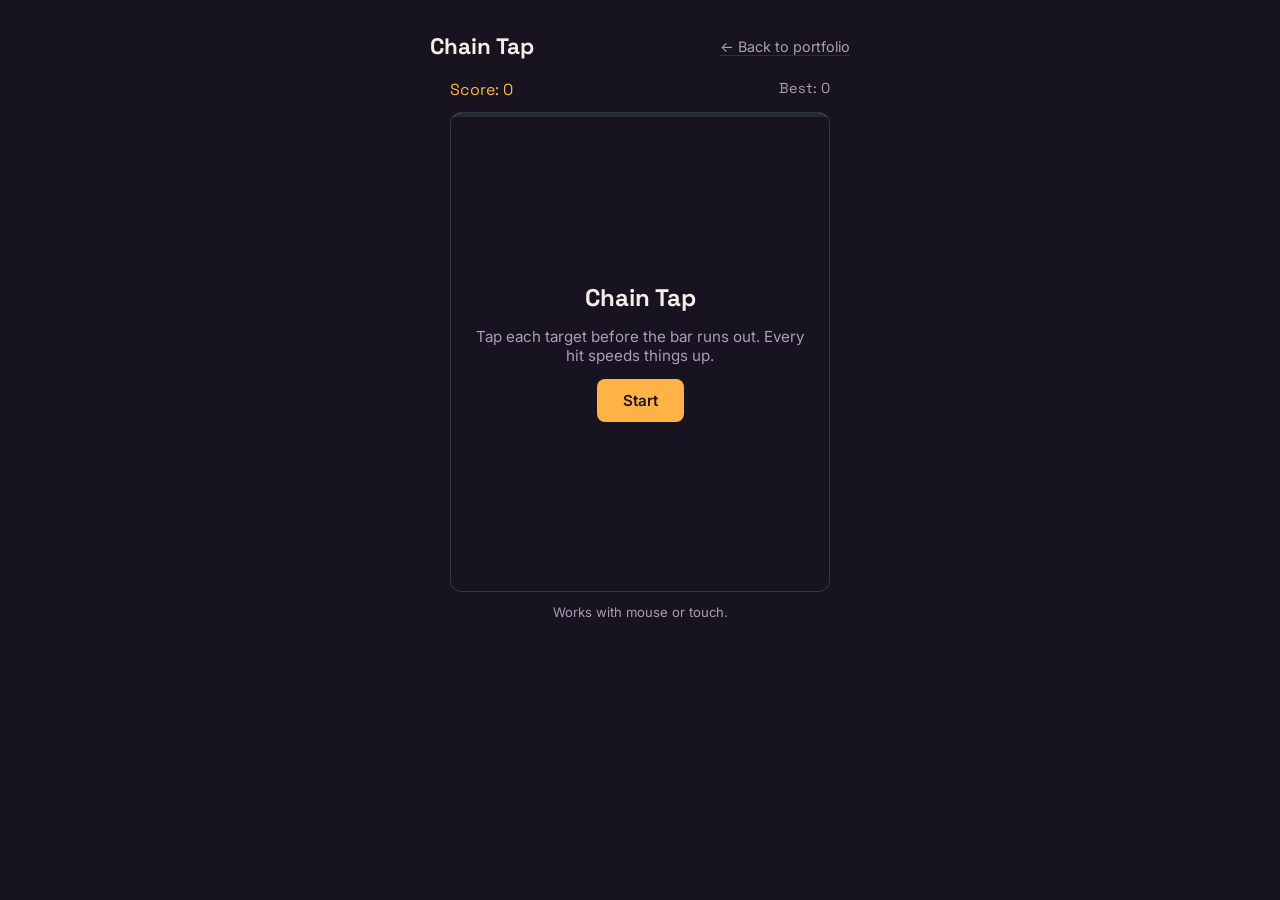
<file: games/chain-tap.html>
<!DOCTYPE html>
<html lang="en">
<head>
<meta charset="UTF-8">
<meta name="viewport" content="width=device-width, initial-scale=1.0">
<title>Chain Tap — Omar</title>
<link rel="preconnect" href="https://fonts.googleapis.com">
<link href="https://fonts.googleapis.com/css2?family=Space+Grotesk:wght@600;700&family=Inter:wght@400;500&display=swap" rel="stylesheet">
<style>
  :root {
    --bg: #17131f;
    --text: #f3efe8;
    --text-muted: #a89fb8;
    --accent: #ffb347;
    --accent-2: #6ee7d8;
    --line: rgba(243, 239, 232, 0.12);
  }
  * { box-sizing: border-box; }
  body {
    margin: 0;
    background: var(--bg);
    color: var(--text);
    font-family: 'Inter', sans-serif;
    min-height: 100vh;
    display: flex;
    flex-direction: column;
    align-items: center;
    padding: 32px 16px;
  }
  .top {
    width: 100%;
    max-width: 420px;
    display: flex;
    justify-content: space-between;
    align-items: center;
    margin-bottom: 18px;
  }
  a.back {
    color: var(--text-muted);
    text-decoration: none;
    font-size: 0.9rem;
    border-bottom: 1px solid var(--line);
  }
  a.back:hover { color: var(--text); }
  h1 {
    font-family: 'Space Grotesk', sans-serif;
    font-size: 1.4rem;
    margin: 0;
  }
  .hud {
    width: 380px;
    max-width: 100%;
    display: flex;
    justify-content: space-between;
    font-family: 'Space Grotesk', sans-serif;
    margin-bottom: 12px;
  }
  #score { color: var(--accent); }
  #best { color: var(--text-muted); font-size: 0.9rem; }

  #arena {
    position: relative;
    width: 380px;
    max-width: 100%;
    height: 480px;
    background: #1f1a2b;
    border: 1px solid var(--line);
    border-radius: 12px;
    overflow: hidden;
  }

  #timerbar {
    position: absolute;
    top: 0;
    left: 0;
    height: 4px;
    background: var(--accent-2);
    width: 100%;
    transition: width 0.05s linear;
  }

  .target {
    position: absolute;
    border-radius: 50%;
    background: var(--accent);
    border: none;
    cursor: pointer;
  }

  #overlay {
    position: absolute;
    inset: 0;
    display: flex;
    flex-direction: column;
    align-items: center;
    justify-content: center;
    gap: 14px;
    background: rgba(23, 19, 31, 0.88);
    text-align: center;
    padding: 20px;
  }

  #overlay.hidden { display: none; }

  #overlay p {
    color: var(--text-muted);
    margin: 0;
    font-size: 0.95rem;
  }

  #overlay h2 {
    font-family: 'Space Grotesk', sans-serif;
    margin: 0;
  }

  button.primary {
    padding: 12px 26px;
    background: var(--accent);
    color: #1a1420;
    border: none;
    border-radius: 8px;
    font-family: 'Inter', sans-serif;
    font-weight: 600;
    font-size: 0.95rem;
    cursor: pointer;
  }

  .hint {
    color: var(--text-muted);
    font-size: 0.82rem;
    margin-top: 12px;
    text-align: center;
  }
</style>
</head>
<body>

<div class="top">
  <h1>Chain Tap</h1>
  <a class="back" href="../index.html">&larr; Back to portfolio</a>
</div>

<div class="hud">
  <div id="score">Score: 0</div>
  <div id="best">Best: 0</div>
</div>

<div id="arena">
  <div id="timerbar"></div>
  <div id="overlay">
    <h2>Chain Tap</h2>
    <p>Tap each target before the bar runs out. Every hit speeds things up.</p>
    <button class="primary" id="startBtn">Start</button>
  </div>
</div>

<div class="hint">Works with mouse or touch.</div>

<script>
const arena = document.getElementById("arena");
const timerbar = document.getElementById("timerbar");
const overlay = document.getElementById("overlay");
const startBtn = document.getElementById("startBtn");
const scoreEl = document.getElementById("score");
const bestEl = document.getElementById("best");

let score = 0;
let best = 0;
let running = false;
let target = null;
let allowedTime = 1400; // ms, shrinks as score climbs
let deadline = 0;
let rafId = null;

startBtn.addEventListener("click", startGame);

function startGame() {
  score = 0;
  allowedTime = 1400;
  scoreEl.textContent = "Score: 0";
  overlay.classList.add("hidden");
  running = true;
  spawnTarget();
  tick();
}

function spawnTarget() {
  if (target) target.remove();
  const size = Math.max(30, 60 - score * 1.2);
  const maxX = arena.clientWidth - size;
  const maxY = arena.clientHeight - size - 6;

  target = document.createElement("button");
  target.className = "target";
  target.style.width = size + "px";
  target.style.height = size + "px";
  target.style.left = Math.random() * maxX + "px";
  target.style.top = (Math.random() * maxY) + 6 + "px";
  target.addEventListener("click", onHit);
  target.addEventListener("touchstart", e => { e.preventDefault(); onHit(); }, { passive: false });
  arena.appendChild(target);

  deadline = performance.now() + allowedTime;
}

function onHit() {
  if (!running) return;
  score++;
  scoreEl.textContent = "Score: " + score;
  allowedTime = Math.max(500, allowedTime - 35);
  spawnTarget();
}

function tick(now) {
  if (!running) return;
  const remaining = deadline - performance.now();
  const pct = Math.max(0, remaining / allowedTime) * 100;
  timerbar.style.width = pct + "%";

  if (remaining <= 0) {
    endGame();
    return;
  }
  rafId = requestAnimationFrame(tick);
}

function endGame() {
  running = false;
  cancelAnimationFrame(rafId);
  if (target) target.remove();
  best = Math.max(best, score);
  bestEl.textContent = "Best: " + best;

  overlay.innerHTML = `
    <h2>Game over</h2>
    <p>You scored ${score}. ${score >= best && score > 0 ? "New best!" : "Try to beat " + best + "."}</p>
  `;
  const btn = document.createElement("button");
  btn.className = "primary";
  btn.textContent = "Play again";
  btn.addEventListener("click", startGame);
  overlay.appendChild(btn);
  overlay.classList.remove("hidden");
  timerbar.style.width = "100%";
}
</script>

</body>
</html>
</file>
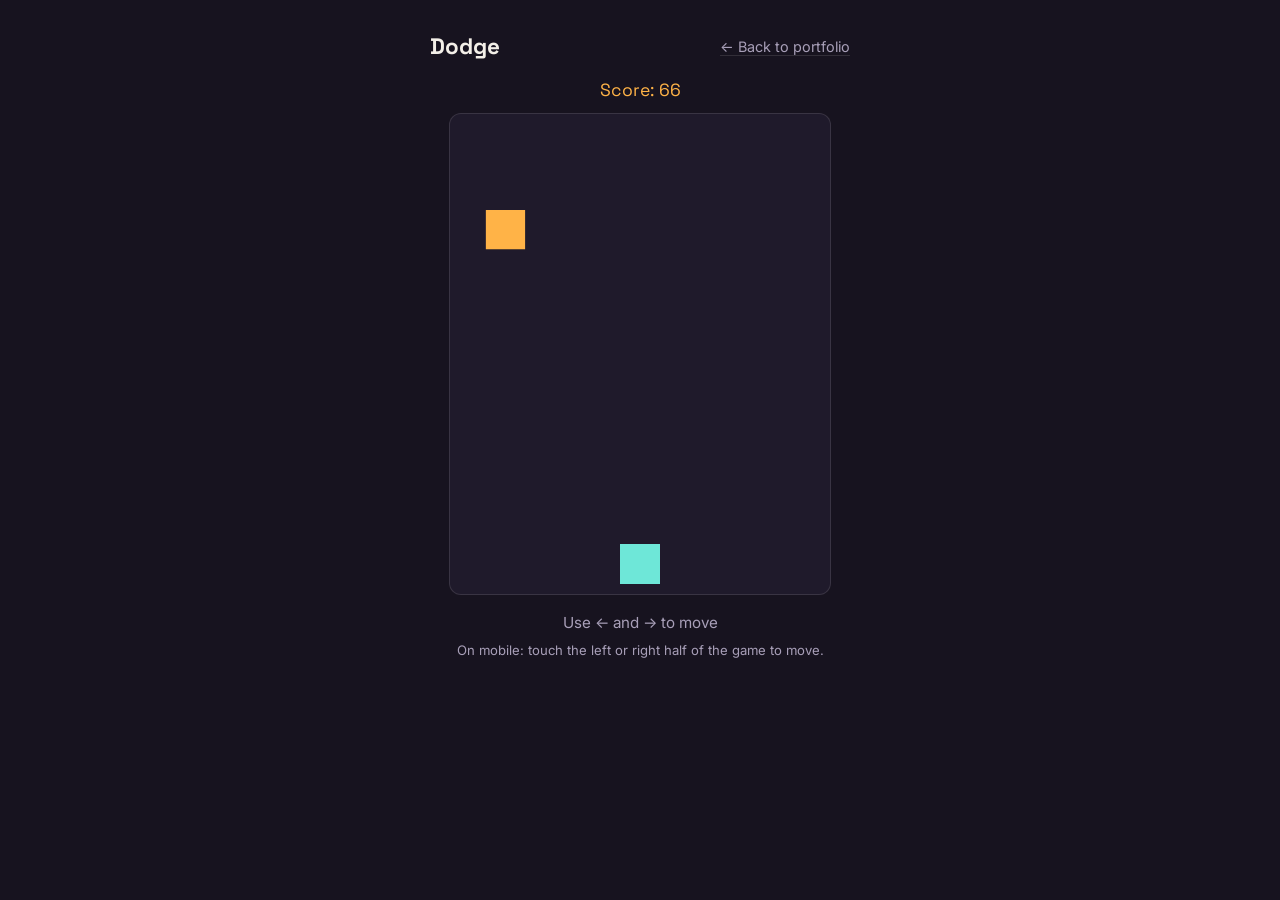
<file: games/dodge.html>
<!DOCTYPE html>
<html lang="en">
<head>
<meta charset="UTF-8">
<meta name="viewport" content="width=device-width, initial-scale=1.0">
<title>Dodge — Omar</title>
<link rel="preconnect" href="https://fonts.googleapis.com">
<link href="https://fonts.googleapis.com/css2?family=Space+Grotesk:wght@600;700&family=Inter:wght@400;500&display=swap" rel="stylesheet">
<style>
  :root {
    --bg: #17131f;
    --text: #f3efe8;
    --text-muted: #a89fb8;
    --accent: #ffb347;
    --accent-2: #6ee7d8;
    --line: rgba(243, 239, 232, 0.12);
  }
  * { box-sizing: border-box; }
  body {
    margin: 0;
    background: var(--bg);
    color: var(--text);
    font-family: 'Inter', sans-serif;
    min-height: 100vh;
    display: flex;
    flex-direction: column;
    align-items: center;
    padding: 32px 16px;
  }
  .top {
    width: 100%;
    max-width: 420px;
    display: flex;
    justify-content: space-between;
    align-items: center;
    margin-bottom: 18px;
  }
  a.back {
    color: var(--text-muted);
    text-decoration: none;
    font-size: 0.9rem;
    border-bottom: 1px solid var(--line);
  }
  a.back:hover { color: var(--text); }
  h1 {
    font-family: 'Space Grotesk', sans-serif;
    font-size: 1.4rem;
    margin: 0;
  }
  #score {
    font-family: 'Space Grotesk', sans-serif;
    font-size: 1.1rem;
    color: var(--accent);
    margin-bottom: 12px;
  }
  canvas {
    background: #1f1a2b;
    border: 1px solid var(--line);
    border-radius: 12px;
    touch-action: none;
  }
  .controls {
    margin-top: 18px;
    display: flex;
    gap: 20px;
    align-items: center;
  }
  #restartBtn {
    display: none;
    padding: 11px 22px;
    background: var(--accent);
    color: #1a1420;
    border: none;
    border-radius: 8px;
    font-family: 'Inter', sans-serif;
    font-weight: 600;
    font-size: 0.9rem;
    cursor: pointer;
  }
  #status {
    font-size: 0.95rem;
    color: var(--text-muted);
  }
  #status.over { color: #ff8b8b; }
  .hint {
    color: var(--text-muted);
    font-size: 0.82rem;
    margin-top: 10px;
    text-align: center;
  }
</style>
</head>
<body>

<div class="top">
  <h1>Dodge</h1>
  <a class="back" href="../index.html">&larr; Back to portfolio</a>
</div>

<div id="score">Score: 0</div>
<canvas id="game" width="380" height="480"></canvas>

<div class="controls">
  <div id="status">Use &larr; and &rarr; to move</div>
  <button id="restartBtn">Restart</button>
</div>
<div class="hint">On mobile: touch the left or right half of the game to move.</div>

<script>
const canvas = document.getElementById("game");
const ctx = canvas.getContext("2d");
const scoreEl = document.getElementById("score");
const statusEl = document.getElementById("status");
const restartBtn = document.getElementById("restartBtn");

let player = { x: 170, y: 430, w: 40, h: 40, speed: 6 };
let blocks = [];
let score = 0;
let gameOver = false;
let keys = {};
let frame = 0;
let animId;

document.addEventListener("keydown", e => {
  keys[e.key] = true;
  if ((e.key === "r" || e.key === "R") && gameOver) restart();
});
document.addEventListener("keyup", e => keys[e.key] = false);

// Touch controls: tap left/right half to move that direction while held
let touchDir = 0;
canvas.addEventListener("touchstart", handleTouch, { passive: true });
canvas.addEventListener("touchmove", handleTouch, { passive: true });
canvas.addEventListener("touchend", () => touchDir = 0);
function handleTouch(e) {
  const rect = canvas.getBoundingClientRect();
  const x = e.touches[0].clientX - rect.left;
  touchDir = x < rect.width / 2 ? -1 : 1;
}

restartBtn.addEventListener("click", restart);

function spawnBlock() {
  const size = 20 + Math.random() * 30;
  blocks.push({
    x: Math.random() * (canvas.width - size),
    y: -size,
    w: size,
    h: size,
    speed: 2 + Math.random() * 3 + score * 0.05
  });
}

function restart() {
  cancelAnimationFrame(animId);
  player.x = 170;
  blocks = [];
  score = 0;
  frame = 0;
  gameOver = false;
  restartBtn.style.display = "none";
  statusEl.textContent = "Use \u2190 and \u2192 to move";
  statusEl.classList.remove("over");
  loop();
}

function update() {
  if (keys["ArrowLeft"] || touchDir === -1) player.x -= player.speed;
  if (keys["ArrowRight"] || touchDir === 1) player.x += player.speed;
  player.x = Math.max(0, Math.min(canvas.width - player.w, player.x));

  blocks.forEach(b => b.y += b.speed);
  blocks = blocks.filter(b => b.y < canvas.height + 50);

  blocks.forEach(b => {
    if (
      player.x < b.x + b.w &&
      player.x + player.w > b.x &&
      player.y < b.y + b.h &&
      player.y + player.h > b.y
    ) {
      gameOver = true;
    }
  });

  score++;
  scoreEl.textContent = "Score: " + score;
}

function draw() {
  ctx.clearRect(0, 0, canvas.width, canvas.height);
  ctx.fillStyle = "#6ee7d8";
  ctx.fillRect(player.x, player.y, player.w, player.h);
  ctx.fillStyle = "#ffb347";
  blocks.forEach(b => ctx.fillRect(b.x, b.y, b.w, b.h));
}

function loop() {
  if (gameOver) {
    statusEl.textContent = "Game over — press R or tap Restart";
    statusEl.classList.add("over");
    restartBtn.style.display = "inline-block";
    return;
  }
  frame++;
  if (frame % 40 === 0) spawnBlock();
  update();
  draw();
  animId = requestAnimationFrame(loop);
}

loop();
</script>

</body>
</html>
</file>
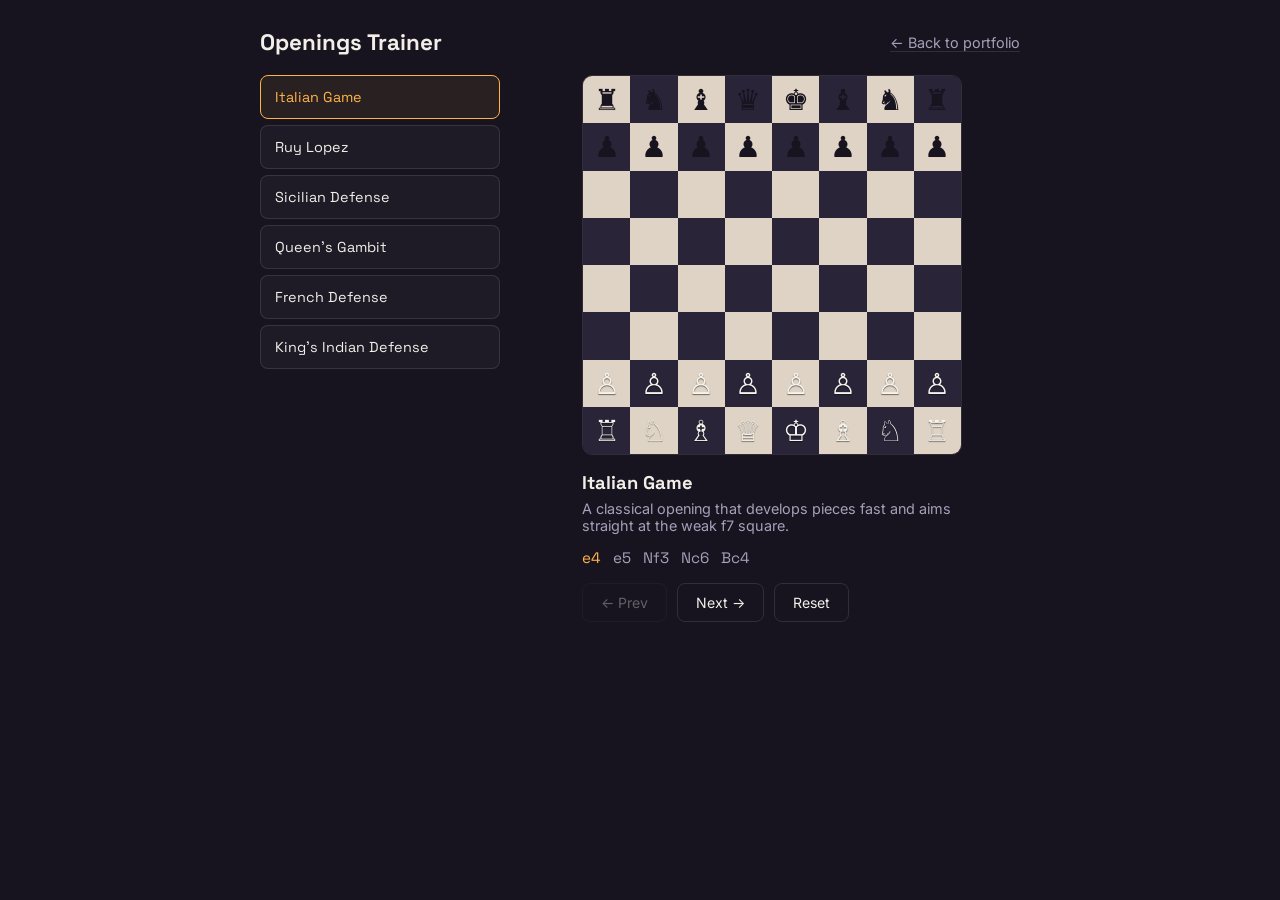
<file: games/openings.html>
<!DOCTYPE html>
<html lang="en">
<head>
<meta charset="UTF-8">
<meta name="viewport" content="width=device-width, initial-scale=1.0">
<title>Openings Trainer — Omar</title>
<link rel="preconnect" href="https://fonts.googleapis.com">
<link href="https://fonts.googleapis.com/css2?family=Space+Grotesk:wght@600;700&family=Inter:wght@400;500&display=swap" rel="stylesheet">
<style>
  :root {
    --bg: #17131f;
    --text: #f3efe8;
    --text-muted: #a89fb8;
    --accent: #ffb347;
    --accent-2: #6ee7d8;
    --line: rgba(243, 239, 232, 0.12);
    --light-sq: #ded3c4;
    --dark-sq: #2a2438;
  }
  * { box-sizing: border-box; }
  body {
    margin: 0;
    background: var(--bg);
    color: var(--text);
    font-family: 'Inter', sans-serif;
    min-height: 100vh;
    display: flex;
    flex-direction: column;
    align-items: center;
    padding: 28px 16px 50px;
  }
  .top {
    width: 760px;
    max-width: 100%;
    display: flex;
    justify-content: space-between;
    align-items: center;
    margin-bottom: 18px;
  }
  a.back {
    color: var(--text-muted);
    text-decoration: none;
    font-size: 0.9rem;
    border-bottom: 1px solid var(--line);
  }
  a.back:hover { color: var(--text); }
  h1 {
    font-family: 'Space Grotesk', sans-serif;
    font-size: 1.4rem;
    margin: 0;
  }

  .layout {
    width: 760px;
    max-width: 100%;
    display: grid;
    grid-template-columns: 240px 1fr;
    gap: 24px;
  }

  .opening-list {
    display: flex;
    flex-direction: column;
    gap: 6px;
  }
  .opening-btn {
    text-align: left;
    padding: 12px 14px;
    background: rgba(243,239,232,0.03);
    border: 1px solid var(--line);
    border-radius: 8px;
    color: var(--text);
    font-family: 'Space Grotesk', sans-serif;
    font-size: 0.9rem;
    cursor: pointer;
  }
  .opening-btn:hover { border-color: var(--accent-2); }
  .opening-btn.active {
    border-color: var(--accent);
    background: rgba(255, 179, 71, 0.08);
    color: var(--accent);
  }

  .right {
    display: flex;
    flex-direction: column;
    align-items: center;
  }

  #board {
    display: grid;
    grid-template-columns: repeat(8, 1fr);
    grid-template-rows: repeat(8, 1fr);
    width: 380px;
    max-width: 100%;
    aspect-ratio: 1 / 1;
    border-radius: 10px;
    overflow: hidden;
    border: 1px solid var(--line);
  }
  .sq {
    position: relative;
    display: flex;
    align-items: center;
    justify-content: center;
    font-size: clamp(1.2rem, 3.6vw, 1.8rem);
  }
  .sq.light { background: var(--light-sq); }
  .sq.dark { background: var(--dark-sq); }
  .sq.from::after, .sq.to::after {
    content: "";
    position: absolute;
    inset: 0;
    background: rgba(255, 179, 71, 0.28);
  }
  .piece-w { color: #f7f4ee; text-shadow: 0 1px 1px rgba(0,0,0,0.5); position: relative; z-index: 1; }
  .piece-b { color: #17131f; position: relative; z-index: 1; }

  .info {
    width: 380px;
    max-width: 100%;
    margin-top: 16px;
  }
  .info h2 {
    font-family: 'Space Grotesk', sans-serif;
    font-size: 1.15rem;
    margin: 0 0 6px;
  }
  .info p {
    color: var(--text-muted);
    font-size: 0.9rem;
    margin: 0 0 14px;
  }
  .moveline {
    font-family: 'Space Grotesk', sans-serif;
    font-size: 0.95rem;
    margin-bottom: 14px;
    min-height: 1.4em;
  }
  .moveline span { color: var(--text-muted); }
  .moveline span.done { color: var(--text); }
  .moveline span.current { color: var(--accent); }

  .step-controls {
    display: flex;
    gap: 10px;
  }
  button.small {
    padding: 10px 18px;
    background: transparent;
    border: 1px solid var(--line);
    color: var(--text);
    border-radius: 8px;
    font-family: 'Inter', sans-serif;
    font-size: 0.88rem;
    cursor: pointer;
  }
  button.small:hover:not(:disabled) { border-color: var(--accent); }
  button.small:disabled { opacity: 0.35; cursor: default; }

  @media (max-width: 640px) {
    .layout { grid-template-columns: 1fr; }
  }
</style>
</head>
<body>

<div class="top">
  <h1>Openings Trainer</h1>
  <a class="back" href="../index.html">&larr; Back to portfolio</a>
</div>

<div class="layout">
  <div class="opening-list" id="openingList"></div>

  <div class="right">
    <div id="board"></div>
    <div class="info">
      <h2 id="openingName"></h2>
      <p id="openingDesc"></p>
      <div class="moveline" id="moveline"></div>
      <div class="step-controls">
        <button class="small" id="prevBtn">&larr; Prev</button>
        <button class="small" id="nextBtn">Next &rarr;</button>
        <button class="small" id="startBtn">Reset</button>
      </div>
    </div>
  </div>
</div>

<script>
const PIECE_GLYPH = {
  w: { k: '\u2654', q: '\u2655', r: '\u2656', b: '\u2657', n: '\u2658', p: '\u2659' },
  b: { k: '\u265A', q: '\u265B', r: '\u265C', b: '\u265D', n: '\u265E', p: '\u265F' },
};

function sq(alg) {
  const c = alg.charCodeAt(0) - 97;
  const r = 8 - parseInt(alg[1], 10);
  return { r, c };
}

function initialBoard() {
  const board = new Array(8).fill(null).map(() => new Array(8).fill(null));
  const back = ['r','n','b','q','k','b','n','r'];
  for (let c = 0; c < 8; c++) {
    board[0][c] = { type: back[c], color: 'b' };
    board[1][c] = { type: 'p', color: 'b' };
    board[6][c] = { type: 'p', color: 'w' };
    board[7][c] = { type: back[c], color: 'w' };
  }
  return board;
}

// Each opening: a fixed, known-correct sequence of book moves.
// "from"/"to" are algebraic squares. "label" is what's shown in the move list.
const OPENINGS = [
  {
    name: "Italian Game",
    desc: "A classical opening that develops pieces fast and aims straight at the weak f7 square.",
    moves: [
      { from: 'e2', to: 'e4', label: 'e4' },
      { from: 'e7', to: 'e5', label: 'e5' },
      { from: 'g1', to: 'f3', label: 'Nf3' },
      { from: 'b8', to: 'c6', label: 'Nc6' },
      { from: 'f1', to: 'c4', label: 'Bc4', note: 'The bishop eyes f7 immediately — the whole point of the opening.' },
    ],
  },
  {
    name: "Ruy Lopez",
    desc: "One of the oldest openings in chess. White pins the knight that defends e5, applying long-term pressure.",
    moves: [
      { from: 'e2', to: 'e4', label: 'e4' },
      { from: 'e7', to: 'e5', label: 'e5' },
      { from: 'g1', to: 'f3', label: 'Nf3' },
      { from: 'b8', to: 'c6', label: 'Nc6' },
      { from: 'f1', to: 'b5', label: 'Bb5', note: 'The signature move — pinning the c6 knight to the king.' },
    ],
  },
  {
    name: "Sicilian Defense",
    desc: "Black's sharpest, most popular reply to e4 — fighting for the center from the side instead of head-on.",
    moves: [
      { from: 'e2', to: 'e4', label: 'e4' },
      { from: 'c7', to: 'c5', label: 'c5', note: 'Black avoids mirroring White and unbalances the position early.' },
      { from: 'g1', to: 'f3', label: 'Nf3' },
      { from: 'd7', to: 'd6', label: 'd6' },
    ],
  },
  {
    name: "Queen's Gambit",
    desc: "White offers a pawn to gain a strong center and freer piece development.",
    moves: [
      { from: 'd2', to: 'd4', label: 'd4' },
      { from: 'd7', to: 'd5', label: 'd5' },
      { from: 'c2', to: 'c4', label: 'c4', note: 'The "gambit" — the c-pawn offers itself to pull Black\'s d-pawn away from the center.' },
      { from: 'e7', to: 'e6', label: 'e6' },
    ],
  },
  {
    name: "French Defense",
    desc: "A solid, slightly cramped setup for Black that immediately challenges White's center from behind a wall of pawns.",
    moves: [
      { from: 'e2', to: 'e4', label: 'e4' },
      { from: 'e7', to: 'e6', label: 'e6' },
      { from: 'd2', to: 'd4', label: 'd4' },
      { from: 'd7', to: 'd5', label: 'd5' },
    ],
  },
  {
    name: "King's Indian Defense",
    desc: "Black lets White build a big center on purpose, planning to fianchetto the bishop and attack that center later.",
    moves: [
      { from: 'd2', to: 'd4', label: 'd4' },
      { from: 'g8', to: 'f6', label: 'Nf6' },
      { from: 'c2', to: 'c4', label: 'c4' },
      { from: 'g7', to: 'g6', label: 'g6', note: 'Preparing Bg7 — the bishop will stare down the whole board from the corner.' },
    ],
  },
];

let current = 0;
let step = 0; // number of moves played so far (0 = starting position)

const openingListEl = document.getElementById('openingList');
const boardEl = document.getElementById('board');
const nameEl = document.getElementById('openingName');
const descEl = document.getElementById('openingDesc');
const movelineEl = document.getElementById('moveline');
const prevBtn = document.getElementById('prevBtn');
const nextBtn = document.getElementById('nextBtn');
const startBtn = document.getElementById('startBtn');

OPENINGS.forEach((o, i) => {
  const btn = document.createElement('button');
  btn.className = 'opening-btn';
  btn.textContent = o.name;
  btn.addEventListener('click', () => selectOpening(i));
  openingListEl.appendChild(btn);
});

function selectOpening(i) {
  current = i;
  step = 0;
  document.querySelectorAll('.opening-btn').forEach((b, idx) => b.classList.toggle('active', idx === i));
  render();
}

function boardAtStep(n) {
  const board = initialBoard();
  const opening = OPENINGS[current];
  let lastFrom = null, lastTo = null;
  for (let i = 0; i < n; i++) {
    const mv = opening.moves[i];
    const f = sq(mv.from), t = sq(mv.to);
    board[t.r][t.c] = board[f.r][f.c];
    board[f.r][f.c] = null;
    lastFrom = f; lastTo = t;
  }
  return { board, lastFrom, lastTo };
}

function render() {
  const opening = OPENINGS[current];
  nameEl.textContent = opening.name;
  descEl.textContent = opening.desc;

  const { board, lastFrom, lastTo } = boardAtStep(step);

  boardEl.innerHTML = '';
  for (let r = 0; r < 8; r++) {
    for (let c = 0; c < 8; c++) {
      const s = document.createElement('div');
      s.className = 'sq ' + ((r + c) % 2 === 0 ? 'light' : 'dark');
      if (lastFrom && lastFrom.r === r && lastFrom.c === c) s.classList.add('from');
      if (lastTo && lastTo.r === r && lastTo.c === c) s.classList.add('to');
      const piece = board[r][c];
      if (piece) {
        const span = document.createElement('span');
        span.textContent = PIECE_GLYPH[piece.color][piece.type];
        span.className = piece.color === 'w' ? 'piece-w' : 'piece-b';
        s.appendChild(span);
      }
      boardEl.appendChild(s);
    }
  }

  movelineEl.innerHTML = opening.moves.map((m, i) => {
    const cls = i < step ? 'done' : (i === step ? 'current' : '');
    return '<span class="' + cls + '">' + m.label + '</span>';
  }).join(' &nbsp; ');

  const noteMove = step > 0 ? opening.moves[step - 1] : null;
  if (noteMove && noteMove.note) {
    descEl.textContent = noteMove.note;
  } else {
    descEl.textContent = opening.desc;
  }

  prevBtn.disabled = step === 0;
  nextBtn.disabled = step >= opening.moves.length;
}

prevBtn.addEventListener('click', () => { if (step > 0) { step--; render(); } });
nextBtn.addEventListener('click', () => { if (step < OPENINGS[current].moves.length) { step++; render(); } });
startBtn.addEventListener('click', () => { step = 0; render(); });

selectOpening(0);
</script>

</body>
</html>
</file>
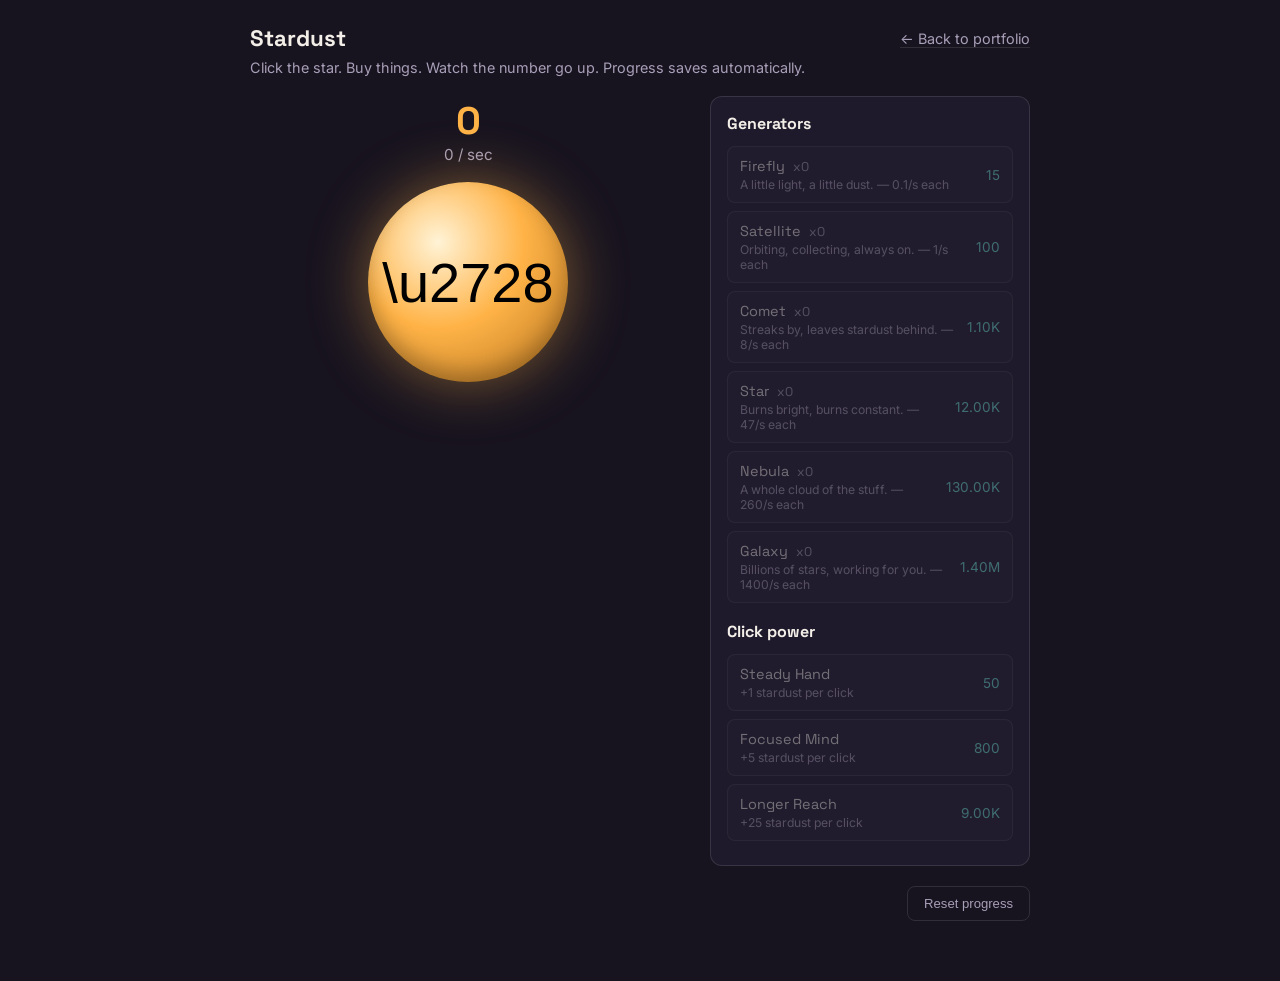
<file: games/stardust.html>
<!DOCTYPE html>
<html lang="en">
<head>
<meta charset="UTF-8">
<meta name="viewport" content="width=device-width, initial-scale=1.0">
<title>Stardust — Omar</title>
<link rel="preconnect" href="https://fonts.googleapis.com">
<link href="https://fonts.googleapis.com/css2?family=Space+Grotesk:wght@600;700&family=Inter:wght@400;500&display=swap" rel="stylesheet">
<style>
  :root {
    --bg: #17131f;
    --bg-alt: #1f1a2b;
    --text: #f3efe8;
    --text-muted: #a89fb8;
    --accent: #ffb347;
    --accent-2: #6ee7d8;
    --line: rgba(243, 239, 232, 0.12);
  }
  * { box-sizing: border-box; }
  body {
    margin: 0;
    background: var(--bg);
    color: var(--text);
    font-family: 'Inter', sans-serif;
    min-height: 100vh;
    display: flex;
    flex-direction: column;
    align-items: center;
    padding: 24px 16px 60px;
  }
  .top {
    width: 780px;
    max-width: 100%;
    display: flex;
    justify-content: space-between;
    align-items: center;
    margin-bottom: 6px;
  }
  a.back {
    color: var(--text-muted);
    text-decoration: none;
    font-size: 0.9rem;
    border-bottom: 1px solid var(--line);
  }
  a.back:hover { color: var(--text); }
  h1 {
    font-family: 'Space Grotesk', sans-serif;
    font-size: 1.4rem;
    margin: 0;
  }
  p.sub {
    width: 780px;
    max-width: 100%;
    color: var(--text-muted);
    font-size: 0.9rem;
    margin: 0 0 20px;
  }

  .layout {
    width: 780px;
    max-width: 100%;
    display: grid;
    grid-template-columns: 1fr 320px;
    gap: 24px;
    align-items: start;
  }

  .stats {
    text-align: center;
    margin-bottom: 18px;
  }
  #total {
    font-family: 'Space Grotesk', sans-serif;
    font-size: 2.4rem;
    font-weight: 700;
    color: var(--accent);
  }
  #rate {
    color: var(--text-muted);
    font-size: 0.95rem;
  }

  .clicker-zone {
    display: flex;
    flex-direction: column;
    align-items: center;
  }

  #star {
    position: relative;
    width: 200px;
    height: 200px;
    border-radius: 50%;
    background: radial-gradient(circle at 35% 30%, #fff3d6, var(--accent) 45%, #b5731f 100%);
    box-shadow: 0 0 60px rgba(255, 179, 71, 0.45), inset 0 -10px 20px rgba(0,0,0,0.25);
    border: none;
    cursor: pointer;
    font-size: 3.5rem;
  }
  #star:active { transform: scale(0.96); }

  .float {
    position: absolute;
    font-family: 'Space Grotesk', sans-serif;
    font-weight: 700;
    color: var(--accent-2);
    pointer-events: none;
    animation: floatUp 0.8s ease forwards;
  }
  @keyframes floatUp {
    0% { opacity: 1; transform: translateY(0); }
    100% { opacity: 0; transform: translateY(-50px); }
  }

  .panel {
    background: var(--bg-alt);
    border: 1px solid var(--line);
    border-radius: 12px;
    padding: 16px;
  }
  .panel h2 {
    font-family: 'Space Grotesk', sans-serif;
    font-size: 1rem;
    margin: 0 0 12px;
  }

  .shop-item {
    width: 100%;
    display: flex;
    justify-content: space-between;
    align-items: center;
    gap: 10px;
    padding: 10px 12px;
    margin-bottom: 8px;
    background: rgba(243,239,232,0.03);
    border: 1px solid var(--line);
    border-radius: 8px;
    color: var(--text);
    cursor: pointer;
    text-align: left;
    font-family: 'Inter', sans-serif;
  }
  .shop-item:hover:not(:disabled) { border-color: var(--accent); }
  .shop-item:disabled { opacity: 0.4; cursor: default; }
  .shop-item .name {
    font-family: 'Space Grotesk', sans-serif;
    font-size: 0.9rem;
  }
  .shop-item .desc {
    color: var(--text-muted);
    font-size: 0.76rem;
    margin-top: 2px;
  }
  .shop-item .cost {
    color: var(--accent-2);
    font-size: 0.85rem;
    white-space: nowrap;
  }
  .shop-item .owned {
    color: var(--text-muted);
    font-size: 0.8rem;
    margin-left: 8px;
  }

  .controls {
    width: 780px;
    max-width: 100%;
    display: flex;
    justify-content: flex-end;
    margin-top: 20px;
  }
  button.small {
    padding: 9px 16px;
    background: transparent;
    border: 1px solid var(--line);
    color: var(--text-muted);
    border-radius: 8px;
    font-size: 0.82rem;
    cursor: pointer;
  }
  button.small:hover { border-color: #ff8b8b; color: #ff8b8b; }

  @media (max-width: 700px) {
    .layout { grid-template-columns: 1fr; }
  }
</style>
</head>
<body>

<div class="top">
  <h1>Stardust</h1>
  <a class="back" href="../index.html">&larr; Back to portfolio</a>
</div>
<p class="sub">Click the star. Buy things. Watch the number go up. Progress saves automatically.</p>

<div class="layout">
  <div class="clicker-zone">
    <div class="stats">
      <div id="total">0</div>
      <div id="rate">0 / sec</div>
    </div>
    <button id="star">\u2728</button>
  </div>

  <div class="panel">
    <h2>Generators</h2>
    <div id="generatorList"></div>
    <h2 style="margin-top:18px;">Click power</h2>
    <div id="upgradeList"></div>
  </div>
</div>

<div class="controls">
  <button class="small" id="resetBtn">Reset progress</button>
</div>

<script>
const SAVE_KEY = 'stardust-clicker-save';

const GENERATORS = [
  { id: 'firefly', name: 'Firefly', desc: 'A little light, a little dust.', baseCost: 15, rate: 0.1 },
  { id: 'satellite', name: 'Satellite', desc: 'Orbiting, collecting, always on.', baseCost: 100, rate: 1 },
  { id: 'comet', name: 'Comet', desc: 'Streaks by, leaves stardust behind.', baseCost: 1100, rate: 8 },
  { id: 'star', name: 'Star', desc: 'Burns bright, burns constant.', baseCost: 12000, rate: 47 },
  { id: 'nebula', name: 'Nebula', desc: 'A whole cloud of the stuff.', baseCost: 130000, rate: 260 },
  { id: 'galaxy', name: 'Galaxy', desc: 'Billions of stars, working for you.', baseCost: 1400000, rate: 1400 },
];

const UPGRADES = [
  { id: 'steady', name: 'Steady Hand', desc: '+1 stardust per click', baseCost: 50, power: 1 },
  { id: 'focus', name: 'Focused Mind', desc: '+5 stardust per click', baseCost: 800, power: 5 },
  { id: 'reach', name: 'Longer Reach', desc: '+25 stardust per click', baseCost: 9000, power: 25 },
];

let state = {
  total: 0,
  clickPower: 1,
  owned: {},   // id -> count
  bought: {},  // id -> count for upgrades
};

function load() {
  try {
    const raw = localStorage.getItem(SAVE_KEY);
    if (raw) {
      const parsed = JSON.parse(raw);
      state = Object.assign(state, parsed);
    }
  } catch (e) { /* ignore corrupt save */ }
}

function save() {
  try { localStorage.setItem(SAVE_KEY, JSON.stringify(state)); } catch (e) { /* storage unavailable, continue without saving */ }
}

function fmt(n) {
  if (n < 1000) return Math.floor(n).toString();
  const units = ['K','M','B','T','Qa','Qi'];
  let u = -1;
  while (n >= 1000 && u < units.length - 1) { n /= 1000; u++; }
  return n.toFixed(2) + units[u];
}

function costFor(baseCost, owned) {
  return Math.ceil(baseCost * Math.pow(1.15, owned));
}

function totalRate() {
  let r = 0;
  for (const g of GENERATORS) r += (state.owned[g.id] || 0) * g.rate;
  return r;
}

function totalClickPower() {
  let p = state.clickPower;
  for (const u of UPGRADES) p += (state.bought[u.id] || 0) * u.power;
  return p;
}

const totalEl = document.getElementById('total');
const rateEl = document.getElementById('rate');
const starBtn = document.getElementById('star');
const generatorList = document.getElementById('generatorList');
const upgradeList = document.getElementById('upgradeList');
const resetBtn = document.getElementById('resetBtn');

function renderShop() {
  generatorList.innerHTML = '';
  GENERATORS.forEach(g => {
    const owned = state.owned[g.id] || 0;
    const cost = costFor(g.baseCost, owned);
    const btn = document.createElement('button');
    btn.className = 'shop-item';
    btn.disabled = state.total < cost;
    btn.innerHTML =
      '<div><div class="name">' + g.name + '<span class="owned">x' + owned + '</span></div>' +
      '<div class="desc">' + g.desc + ' \u2014 ' + g.rate + '/s each</div></div>' +
      '<div class="cost">' + fmt(cost) + '</div>';
    btn.addEventListener('click', () => {
      if (state.total < cost) return;
      state.total -= cost;
      state.owned[g.id] = owned + 1;
      renderAll();
      save();
    });
    generatorList.appendChild(btn);
  });

  upgradeList.innerHTML = '';
  UPGRADES.forEach(u => {
    const bought = state.bought[u.id] || 0;
    const cost = costFor(u.baseCost, bought);
    const btn = document.createElement('button');
    btn.className = 'shop-item';
    btn.disabled = state.total < cost;
    btn.innerHTML =
      '<div><div class="name">' + u.name + (bought ? '<span class="owned">x' + bought + '</span>' : '') + '</div>' +
      '<div class="desc">' + u.desc + '</div></div>' +
      '<div class="cost">' + fmt(cost) + '</div>';
    btn.addEventListener('click', () => {
      if (state.total < cost) return;
      state.total -= cost;
      state.bought[u.id] = bought + 1;
      renderAll();
      save();
    });
    upgradeList.appendChild(btn);
  });
}

function renderStats() {
  totalEl.textContent = fmt(state.total);
  rateEl.textContent = fmt(totalRate()) + ' / sec';
}

function renderAll() {
  renderStats();
  renderShop();
}

starBtn.addEventListener('click', (e) => {
  state.total += totalClickPower();
  renderStats();
  // Only re-render the shop when a button's affordability might have changed meaningfully
  renderShop();

  const rect = starBtn.getBoundingClientRect();
  const f = document.createElement('div');
  f.className = 'float';
  f.textContent = '+' + fmt(totalClickPower());
  f.style.left = (e.clientX - rect.left - 10) + 'px';
  f.style.top = (e.clientY - rect.top - 10) + 'px';
  starBtn.style.position = 'relative';
  starBtn.appendChild(f);
  setTimeout(() => f.remove(), 800);

  save();
});

resetBtn.addEventListener('click', () => {
  if (!confirm('Reset all progress? This can\'t be undone.')) return;
  state = { total: 0, clickPower: 1, owned: {}, bought: {} };
  save();
  renderAll();
});

load();
renderAll();

setInterval(() => {
  const perTick = totalRate() / 10;
  if (perTick > 0) {
    state.total += perTick;
    renderStats();
  }
}, 100);

setInterval(save, 4000);
</script>

</body>
</html>
</file>
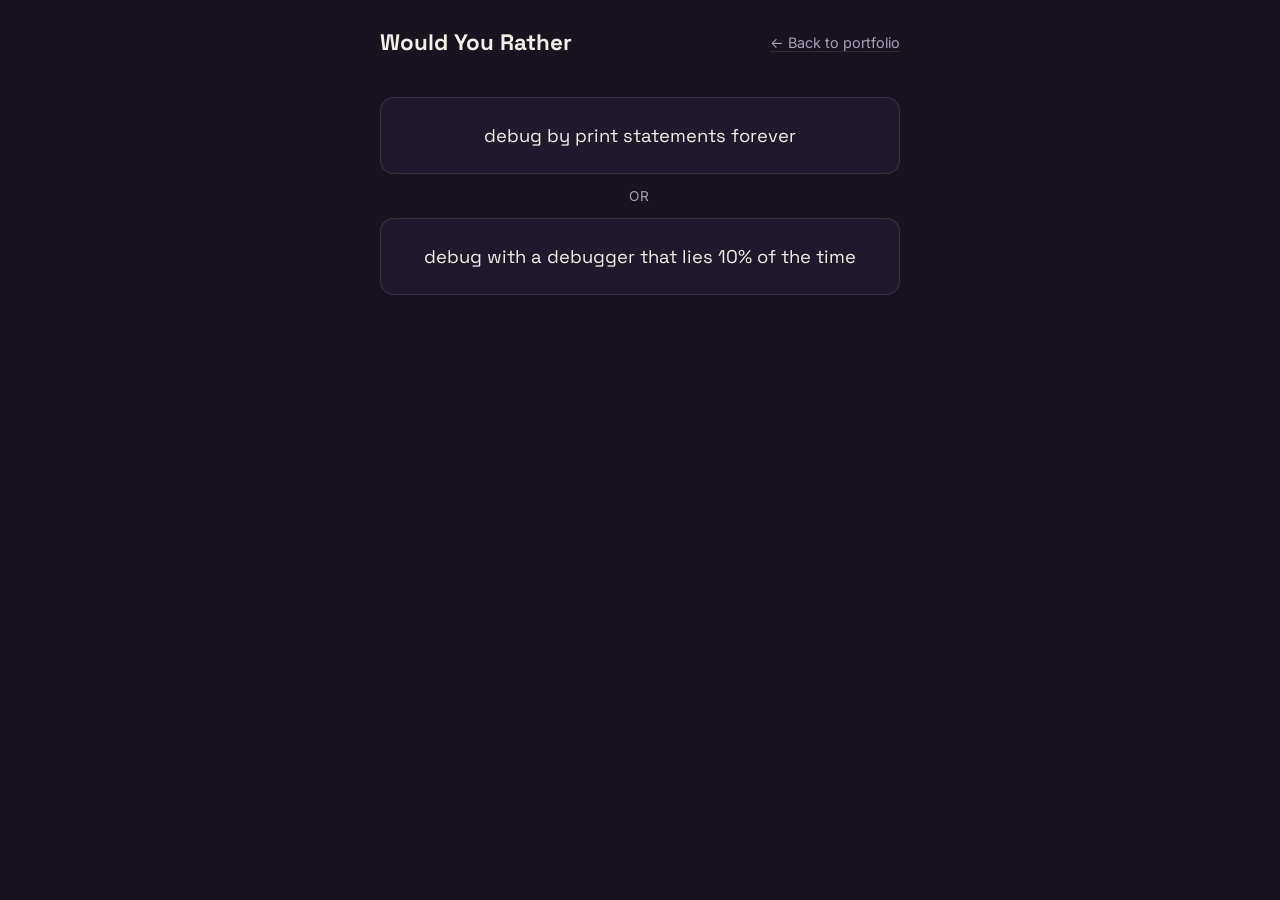
<file: games/would-you-rather.html>
<!DOCTYPE html>
<html lang="en">
<head>
<meta charset="UTF-8">
<meta name="viewport" content="width=device-width, initial-scale=1.0">
<title>Would You Rather — Omar</title>
<link rel="preconnect" href="https://fonts.googleapis.com">
<link href="https://fonts.googleapis.com/css2?family=Space+Grotesk:wght@600;700&family=Inter:wght@400;500&display=swap" rel="stylesheet">
<style>
  :root {
    --bg: #17131f;
    --bg-alt: #1f1a2b;
    --text: #f3efe8;
    --text-muted: #a89fb8;
    --accent: #ffb347;
    --accent-2: #6ee7d8;
    --line: rgba(243, 239, 232, 0.12);
  }
  * { box-sizing: border-box; }
  body {
    margin: 0;
    background: var(--bg);
    color: var(--text);
    font-family: 'Inter', sans-serif;
    min-height: 100vh;
    display: flex;
    flex-direction: column;
    align-items: center;
    padding: 28px 16px 50px;
  }
  .top {
    width: 520px;
    max-width: 100%;
    display: flex;
    justify-content: space-between;
    align-items: center;
    margin-bottom: 40px;
  }
  a.back {
    color: var(--text-muted);
    text-decoration: none;
    font-size: 0.9rem;
    border-bottom: 1px solid var(--line);
  }
  a.back:hover { color: var(--text); }
  h1 {
    font-family: 'Space Grotesk', sans-serif;
    font-size: 1.4rem;
    margin: 0;
  }

  .card {
    width: 520px;
    max-width: 100%;
    display: flex;
    flex-direction: column;
    gap: 14px;
  }

  .option {
    padding: 26px 22px;
    background: var(--bg-alt);
    border: 1px solid var(--line);
    border-radius: 14px;
    font-family: 'Space Grotesk', sans-serif;
    font-size: 1.15rem;
    color: var(--text);
    cursor: pointer;
    text-align: center;
    transition: border-color 0.15s ease, background 0.15s ease;
  }
  .option:hover { border-color: var(--accent-2); }
  .option.chosen {
    border-color: var(--accent);
    background: rgba(255, 179, 71, 0.08);
    color: var(--accent);
  }
  .option:disabled { cursor: default; }

  .or {
    text-align: center;
    color: var(--text-muted);
    font-size: 0.85rem;
    letter-spacing: 0.08em;
  }

  #reaction {
    text-align: center;
    color: var(--accent-2);
    font-size: 0.95rem;
    min-height: 1.4em;
    margin-top: 6px;
  }

  #nextBtn {
    margin-top: 18px;
    align-self: center;
    padding: 12px 26px;
    background: var(--accent);
    color: #1a1420;
    border: none;
    border-radius: 8px;
    font-family: 'Inter', sans-serif;
    font-weight: 600;
    font-size: 0.9rem;
    cursor: pointer;
    display: none;
  }
</style>
</head>
<body>

<div class="top">
  <h1>Would You Rather</h1>
  <a class="back" href="../index.html">&larr; Back to portfolio</a>
</div>

<div class="card">
  <button class="option" id="optA"></button>
  <div class="or">OR</div>
  <button class="option" id="optB"></button>
  <div id="reaction"></div>
</div>

<button id="nextBtn">Next question</button>

<script>
const PROMPTS = [
  ["give up your keyboard for a controller forever", "give up your mouse for a trackpad forever"],
  ["only ever code in the dark theme", "only ever code in the light theme"],
  ["have infinite time but a laptop that overheats every hour", "have three hours a day but a perfect machine"],
  ["ship a buggy game everyone plays", "ship a perfect game nobody finds"],
  ["debug by print statements forever", "debug with a debugger that lies 10% of the time"],
  ["have your code auto-format itself wrong every save", "never be able to auto-format at all"],
  ["only build 2D games", "only build 3D games"],
  ["work with no internet but great snacks", "work with fast internet but no snacks"],
  ["have one great idea a year", "have a hundred mediocre ideas a day"],
  ["explain your code to a rubber duck that talks back sarcastically", "explain it to total silence"],
];

const REACTIONS = [
  "Bold choice.",
  "Interesting.",
  "Could've gone either way, honestly.",
  "That tracks.",
  "Noted.",
  "Fair enough.",
];

let order = [];
let idx = 0;

function shuffle(arr) {
  const a = [...arr];
  for (let i = a.length - 1; i > 0; i--) {
    const j = Math.floor(Math.random() * (i + 1));
    [a[i], a[j]] = [a[j], a[i]];
  }
  return a;
}

const optA = document.getElementById('optA');
const optB = document.getElementById('optB');
const reactionEl = document.getElementById('reaction');
const nextBtn = document.getElementById('nextBtn');

function loadQuestion() {
  if (idx >= order.length) order = shuffle(PROMPTS), idx = 0;
  const [a, b] = order[idx];
  optA.textContent = a;
  optB.textContent = b;
  optA.classList.remove('chosen');
  optB.classList.remove('chosen');
  optA.disabled = false;
  optB.disabled = false;
  reactionEl.textContent = '';
  nextBtn.style.display = 'none';
}

function choose(el) {
  optA.disabled = true;
  optB.disabled = true;
  el.classList.add('chosen');
  reactionEl.textContent = REACTIONS[Math.floor(Math.random() * REACTIONS.length)];
  nextBtn.style.display = 'inline-block';
}

optA.addEventListener('click', () => choose(optA));
optB.addEventListener('click', () => choose(optB));
nextBtn.addEventListener('click', () => { idx++; loadQuestion(); });

order = shuffle(PROMPTS);
loadQuestion();
</script>

</body>
</html>
</file>
